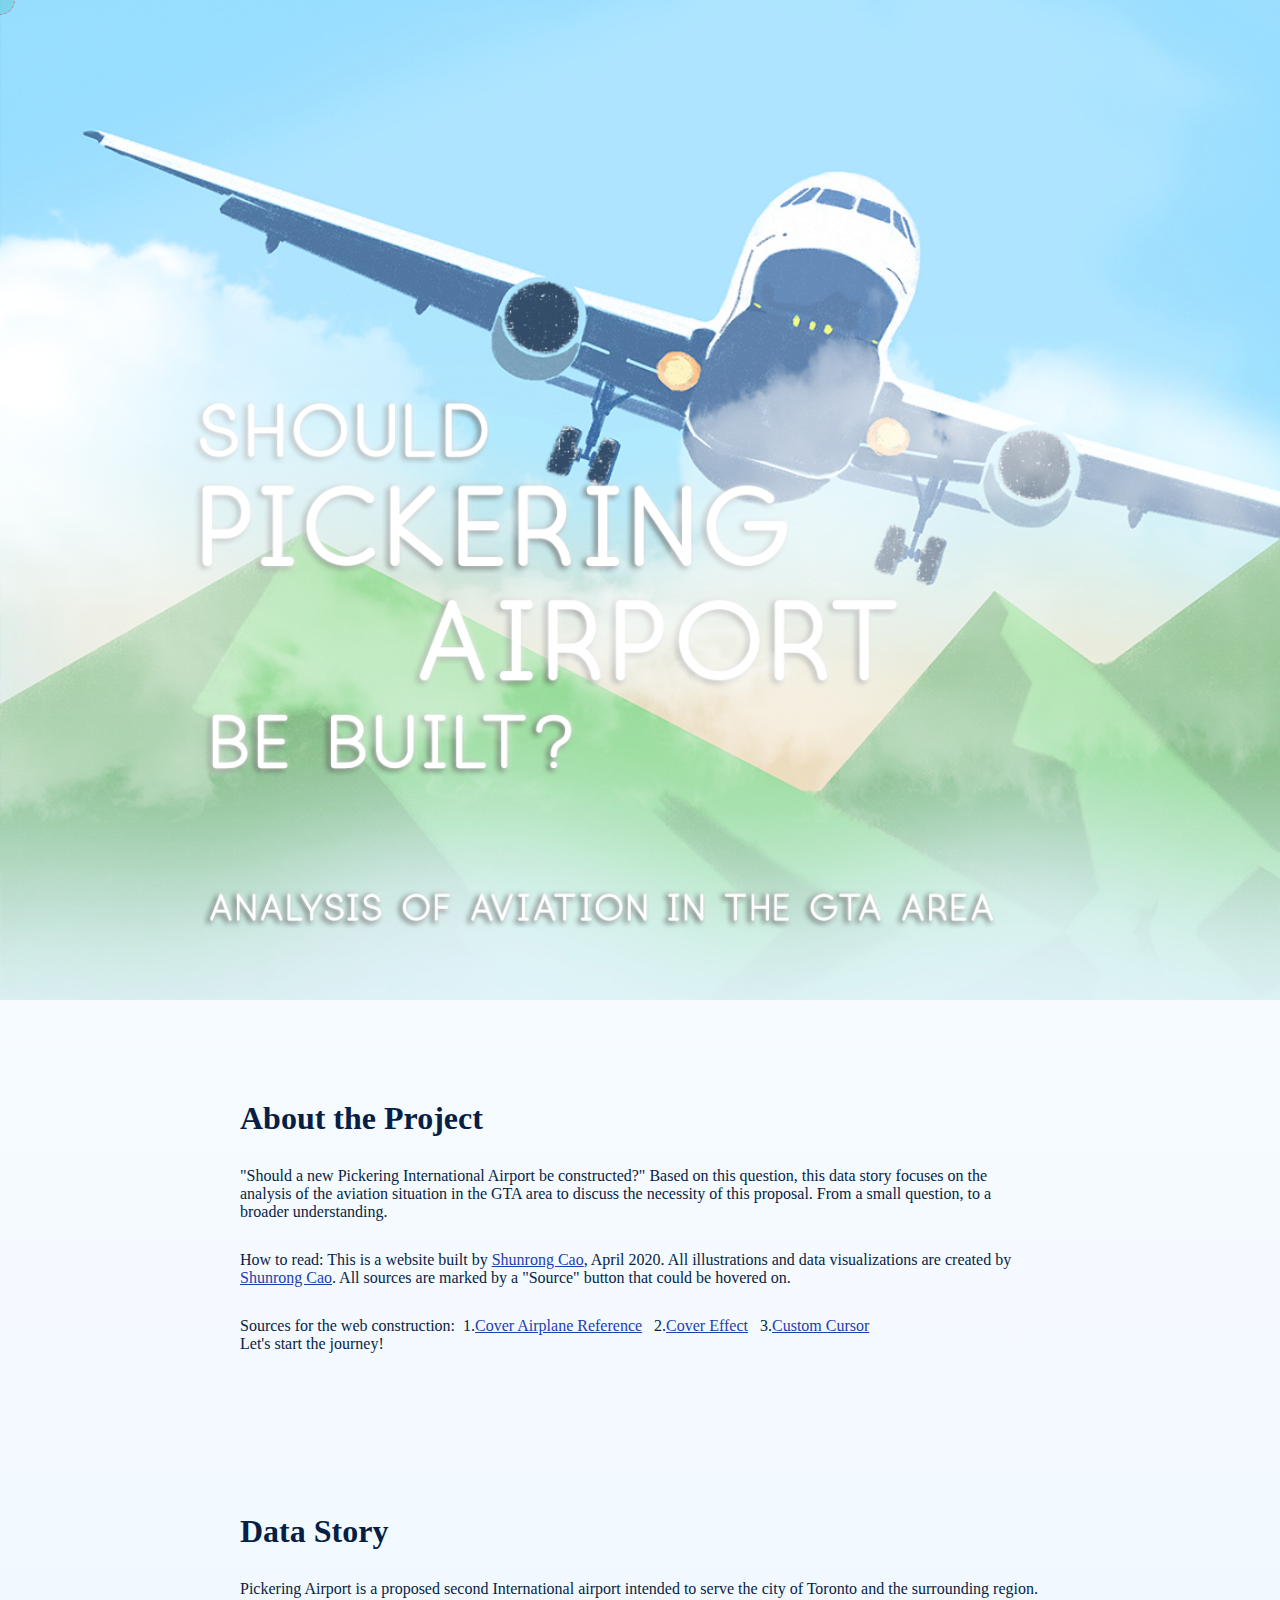
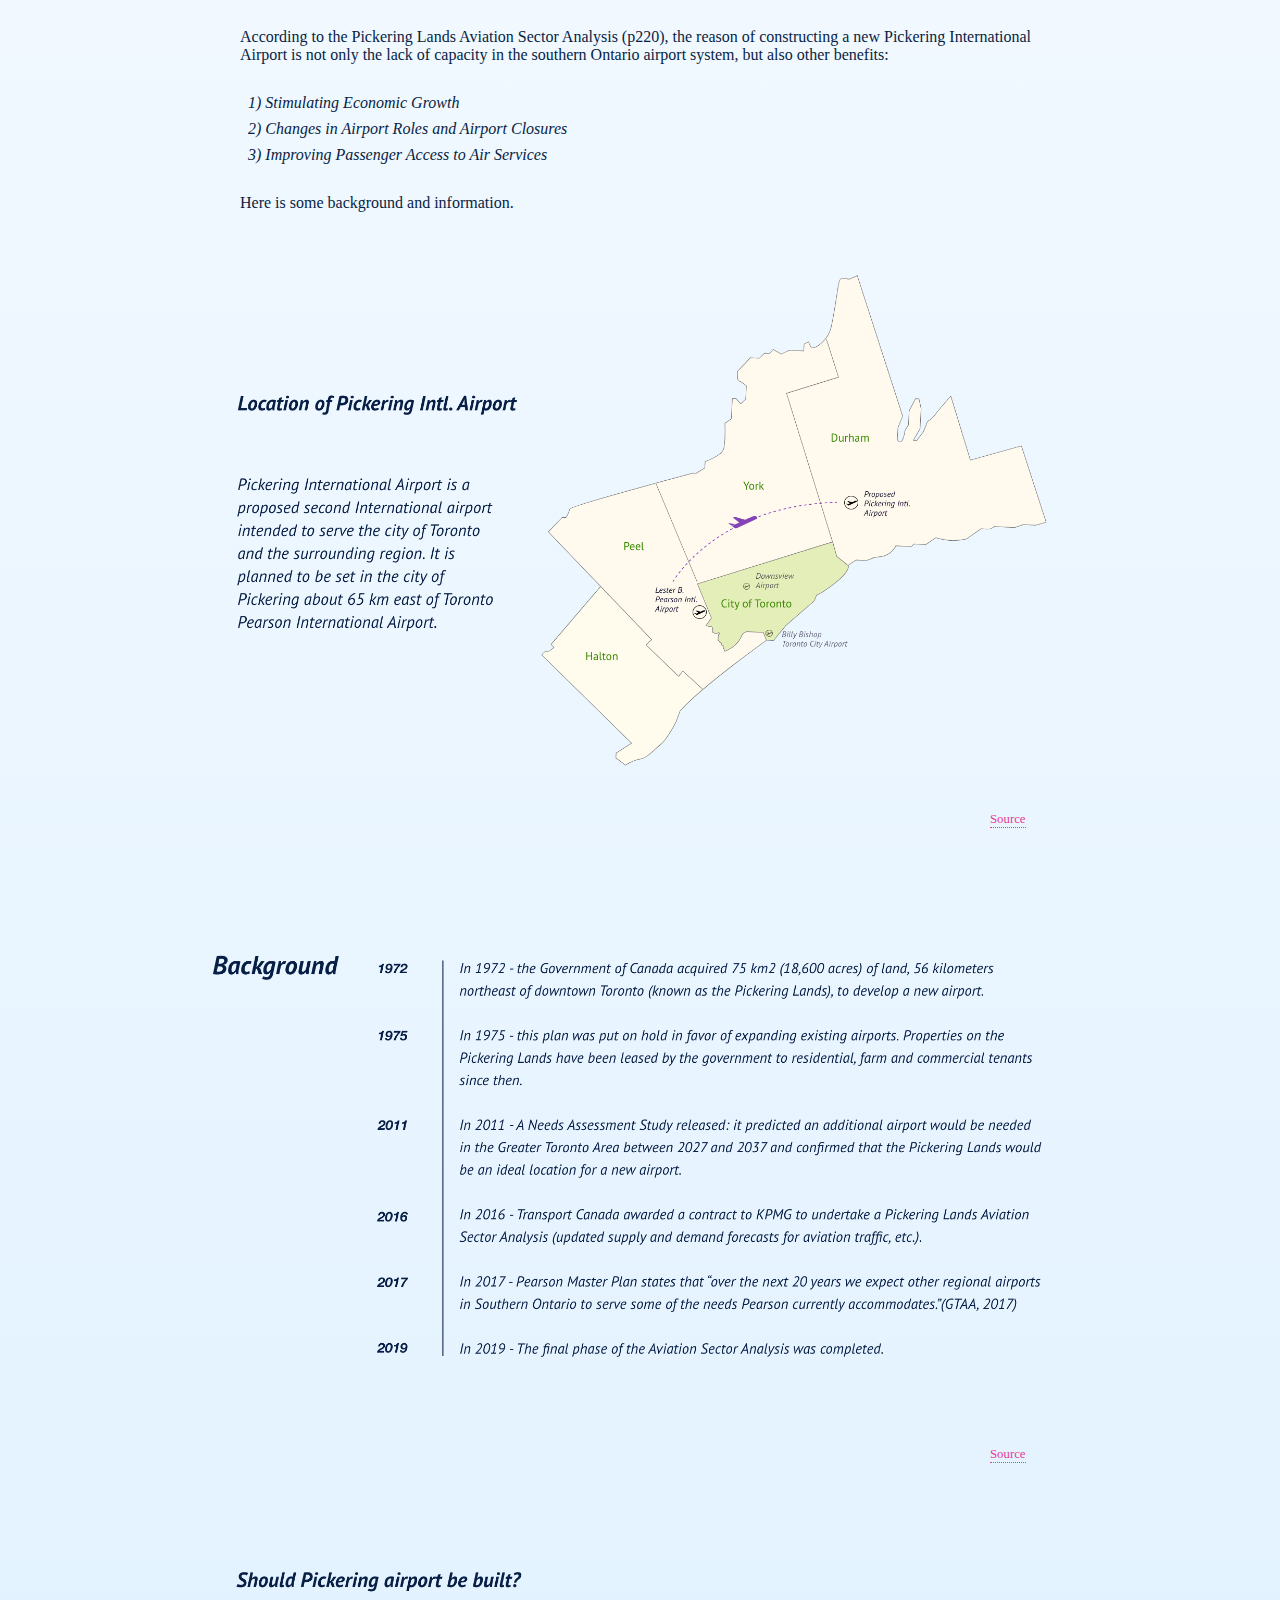
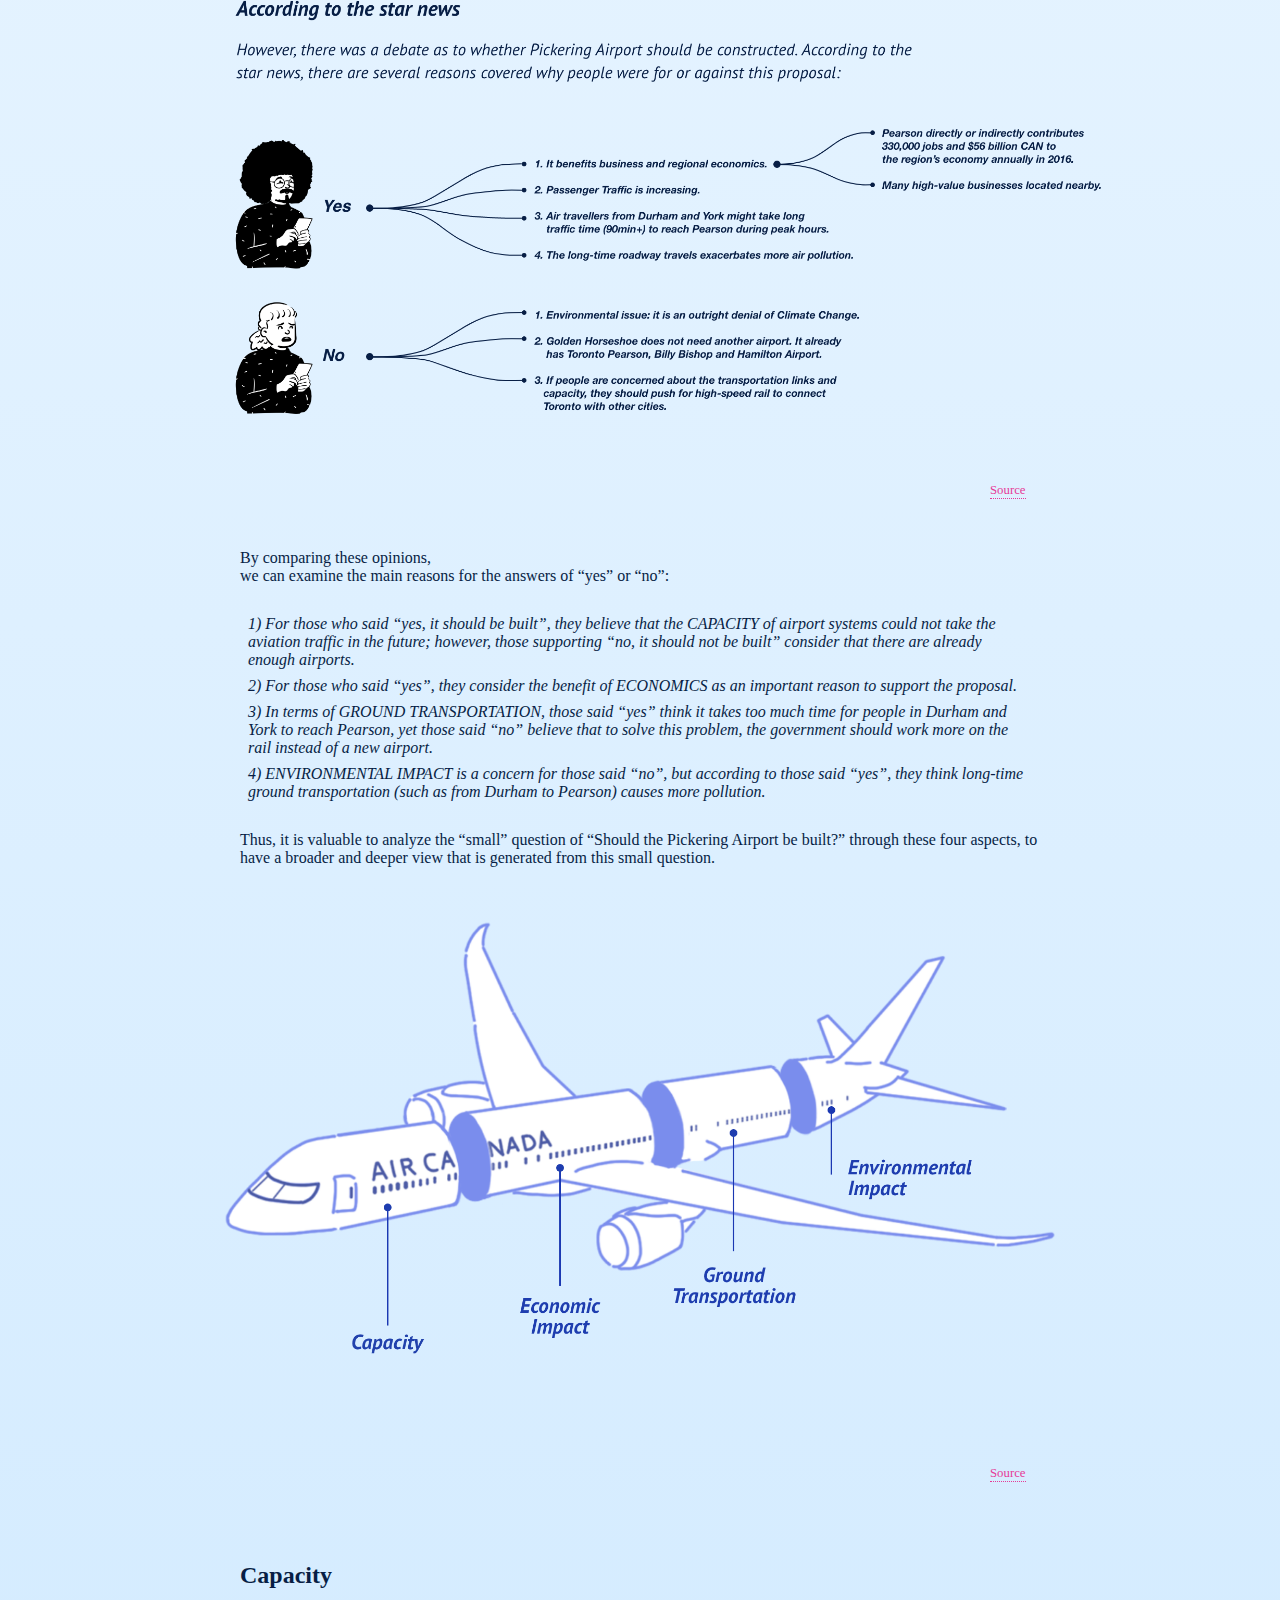
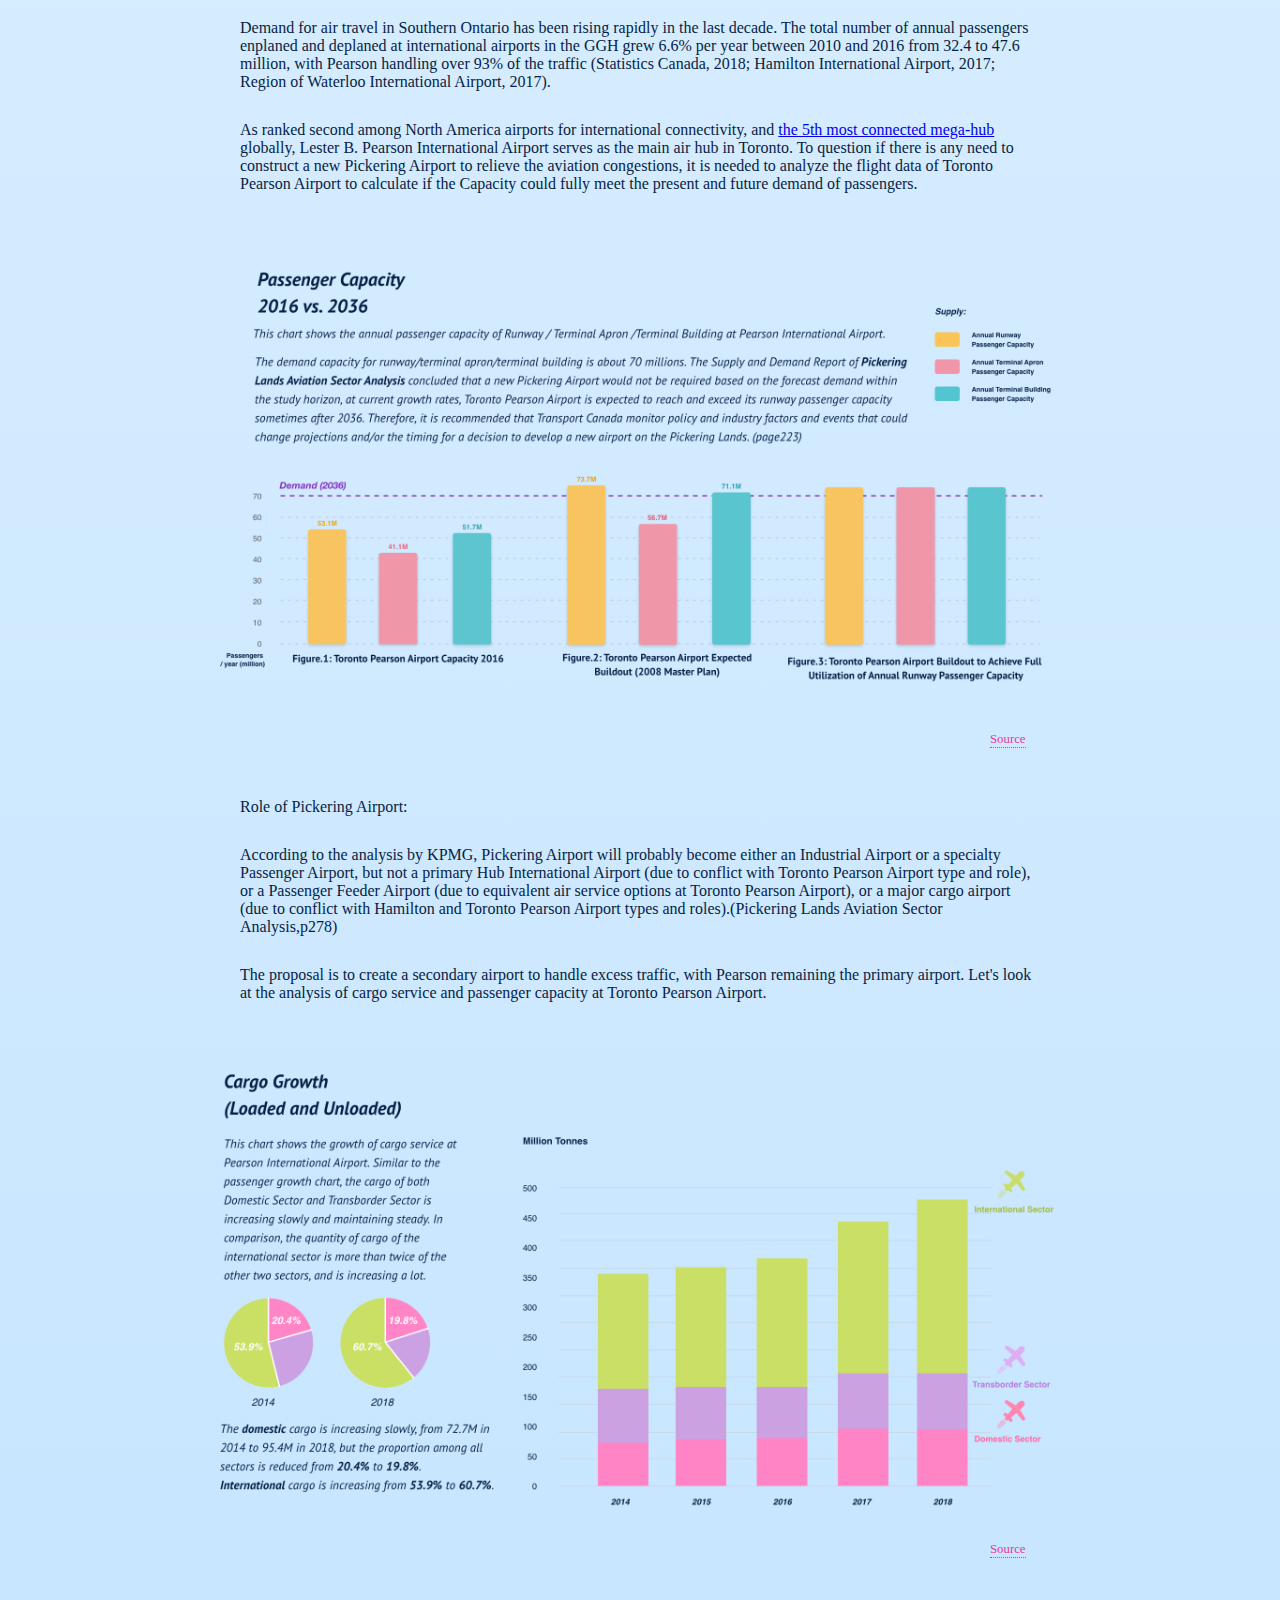
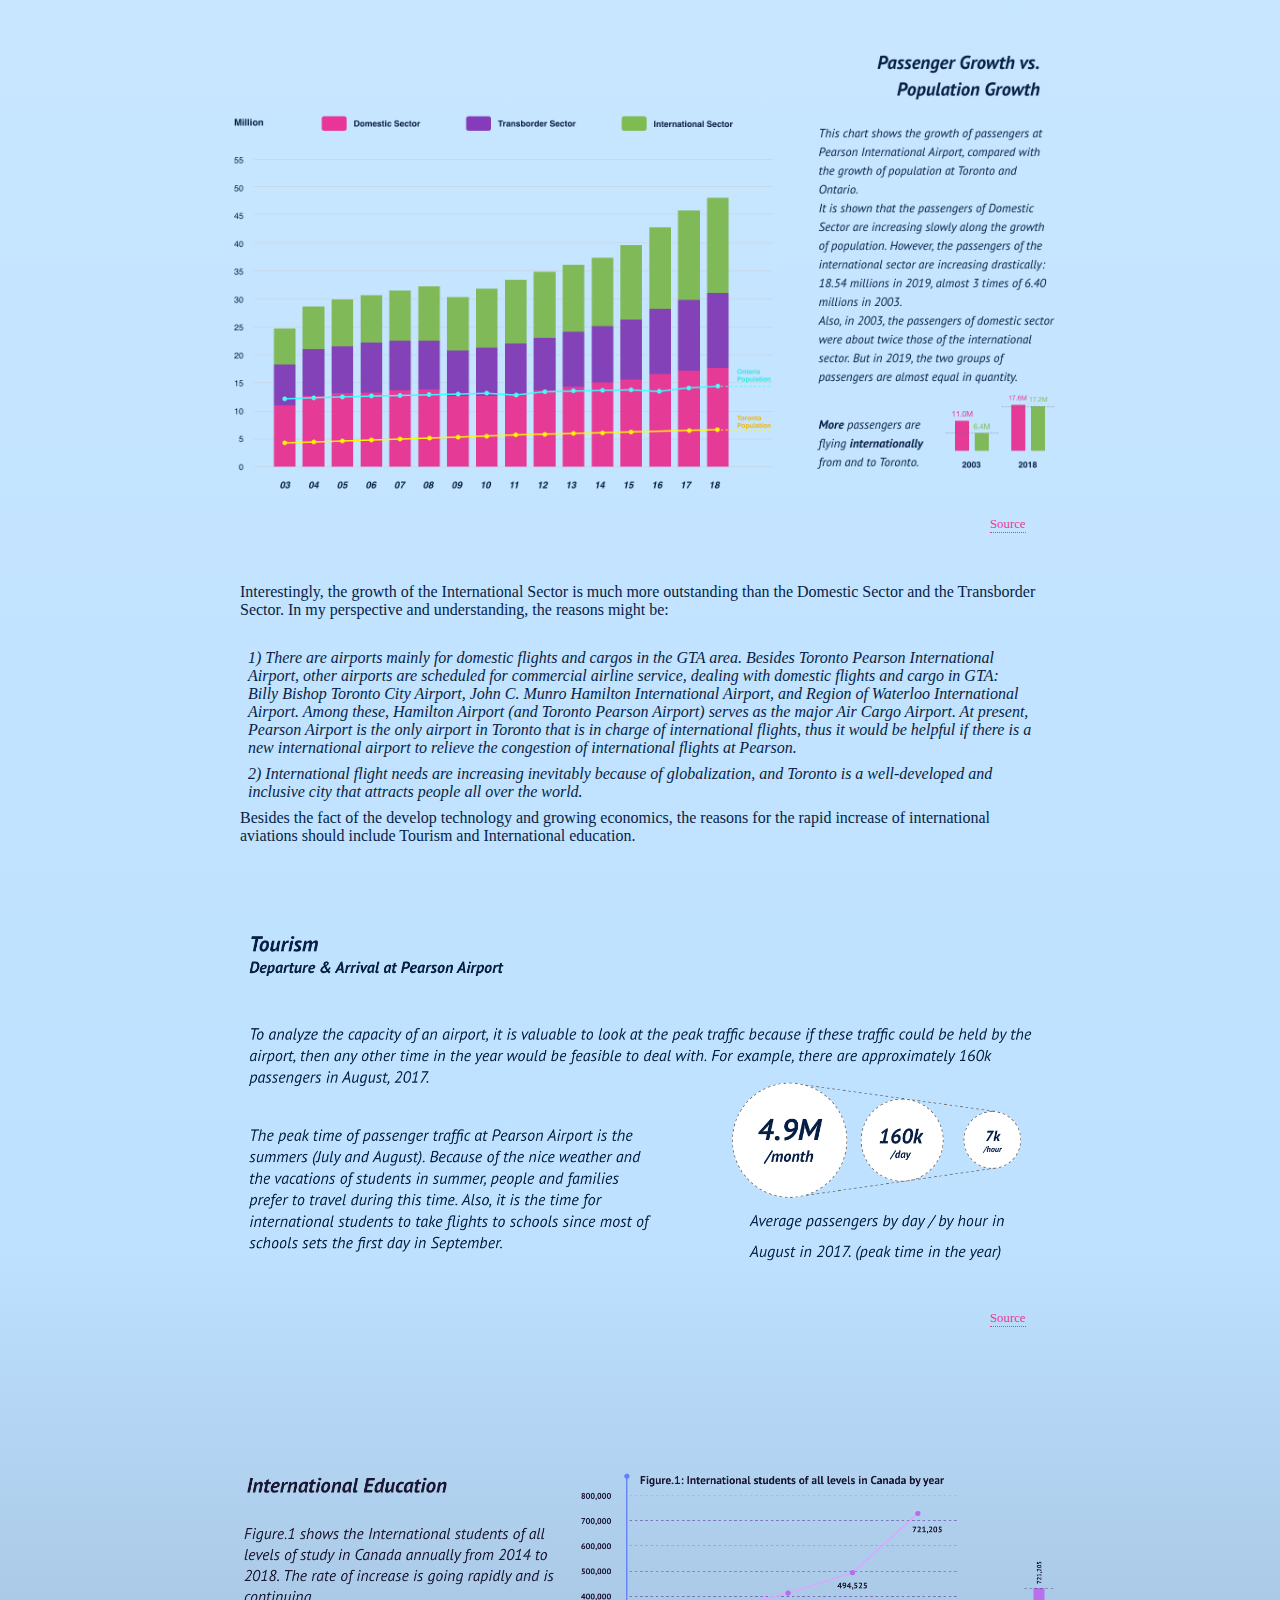
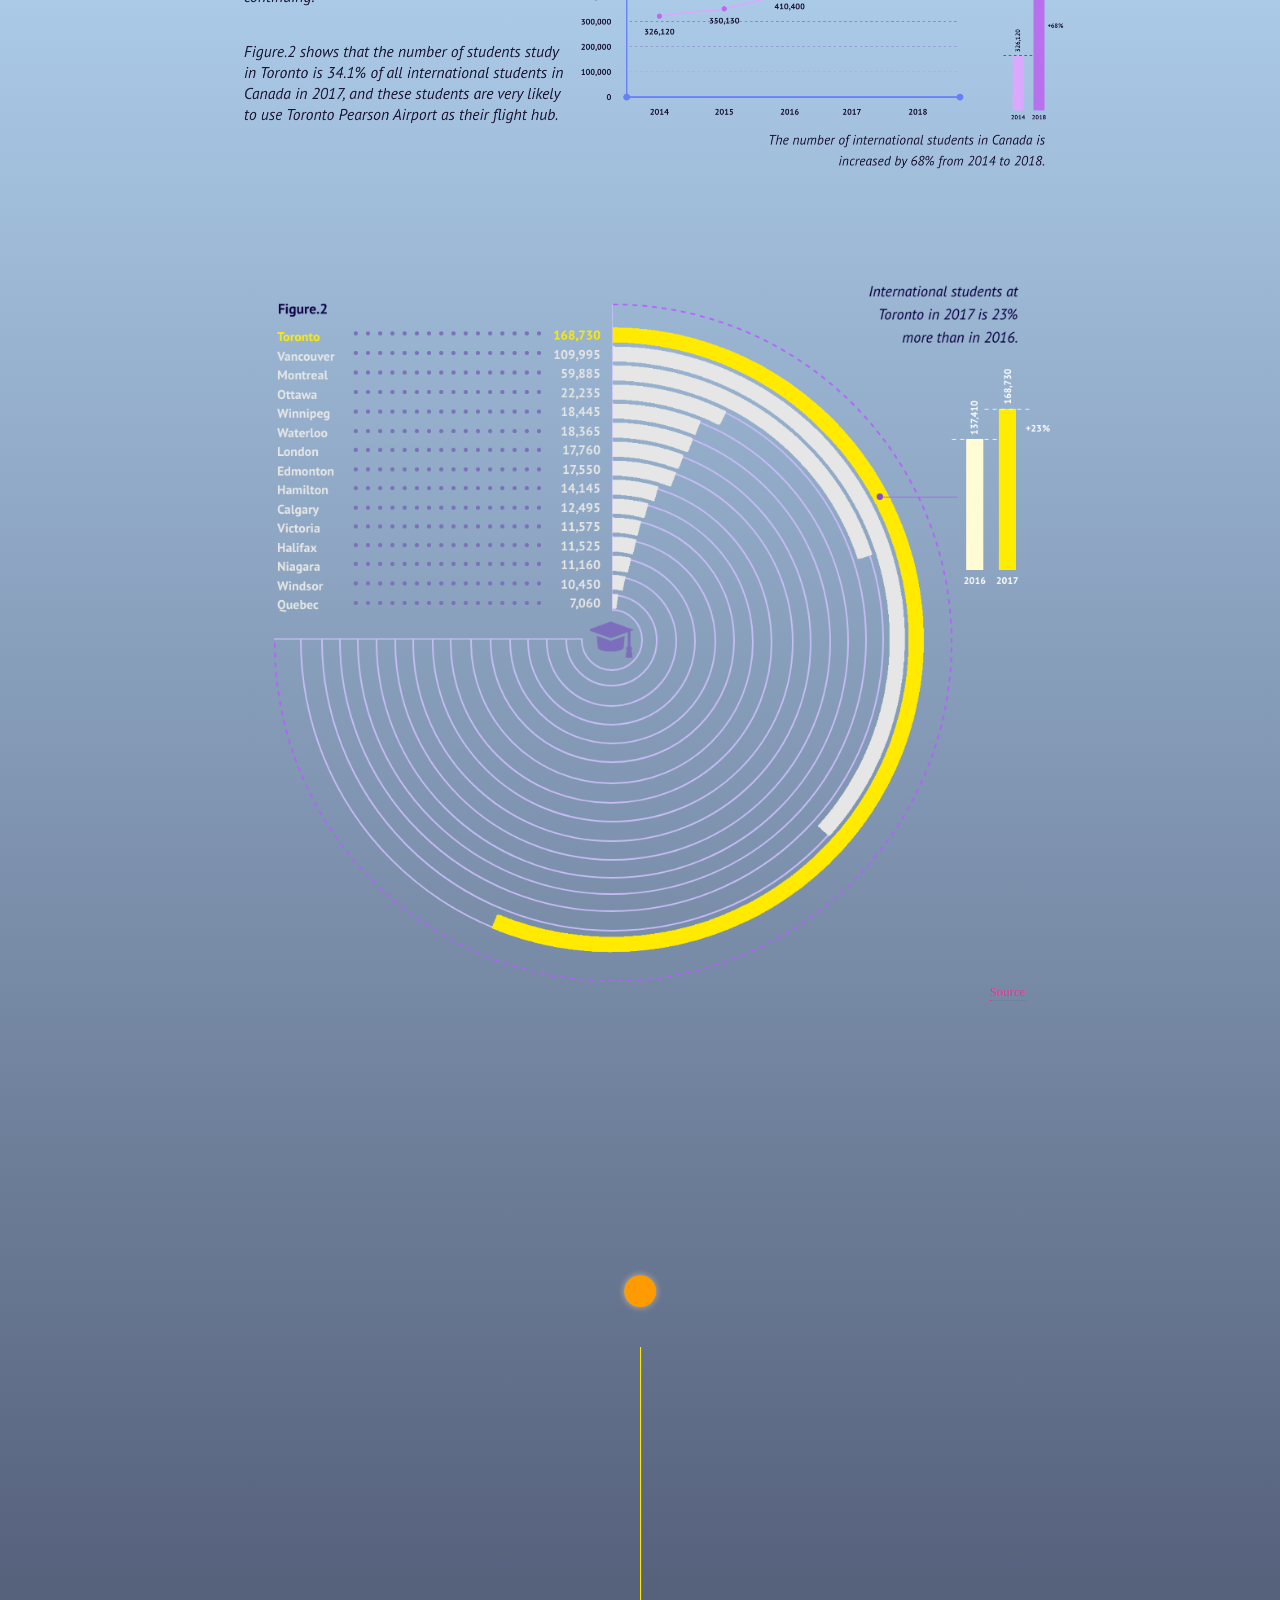
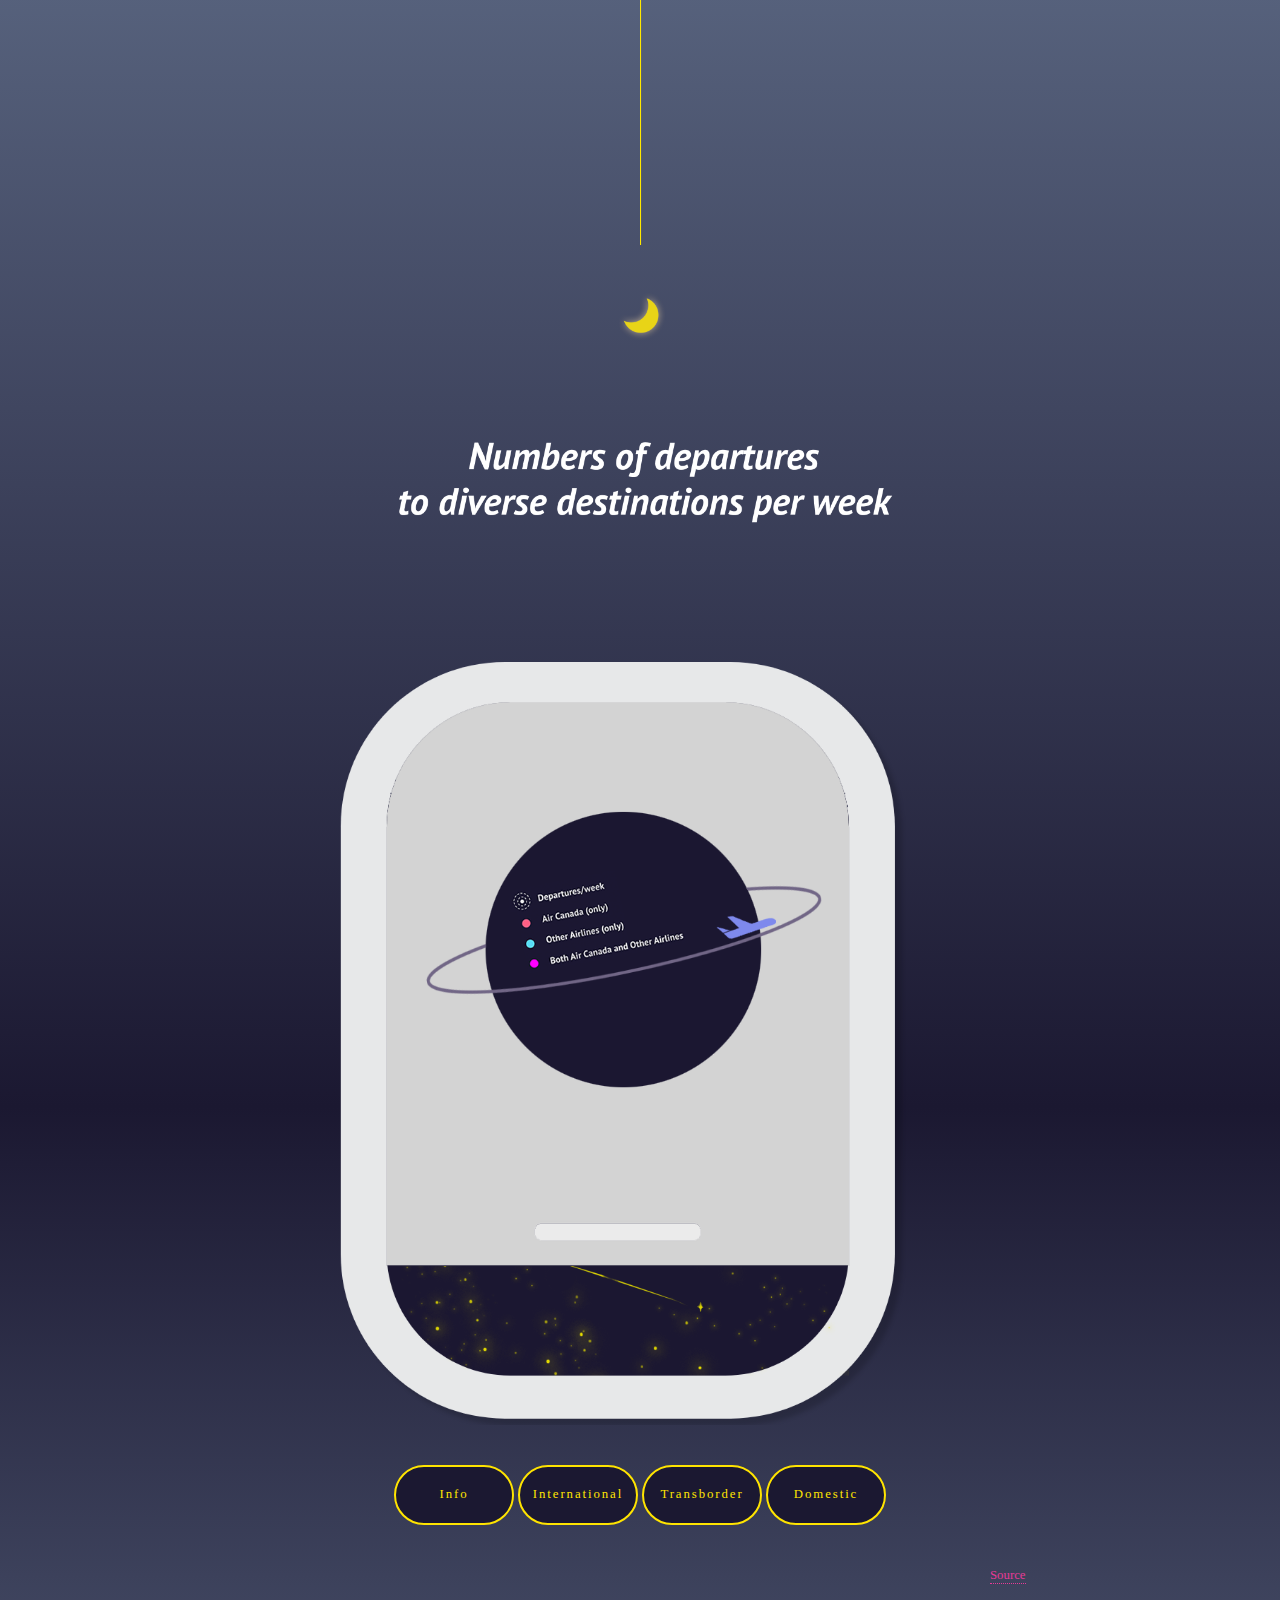
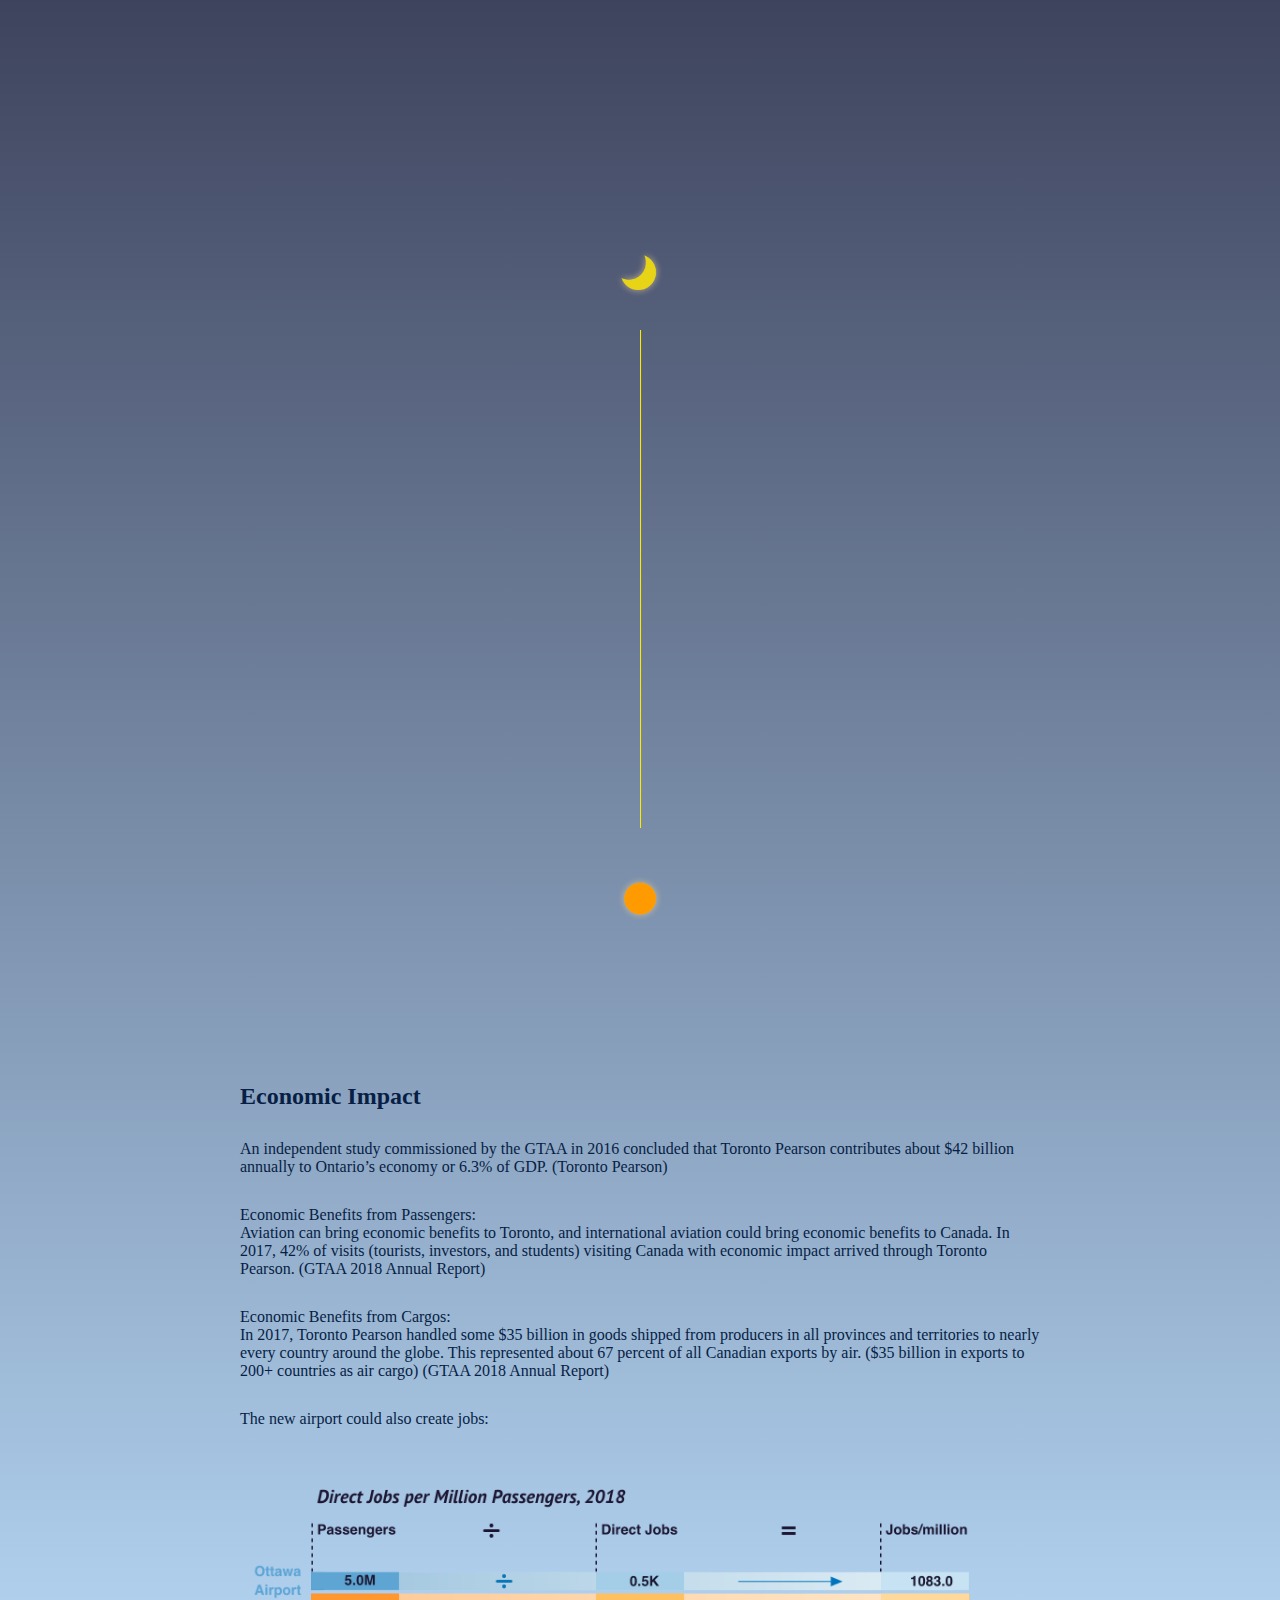
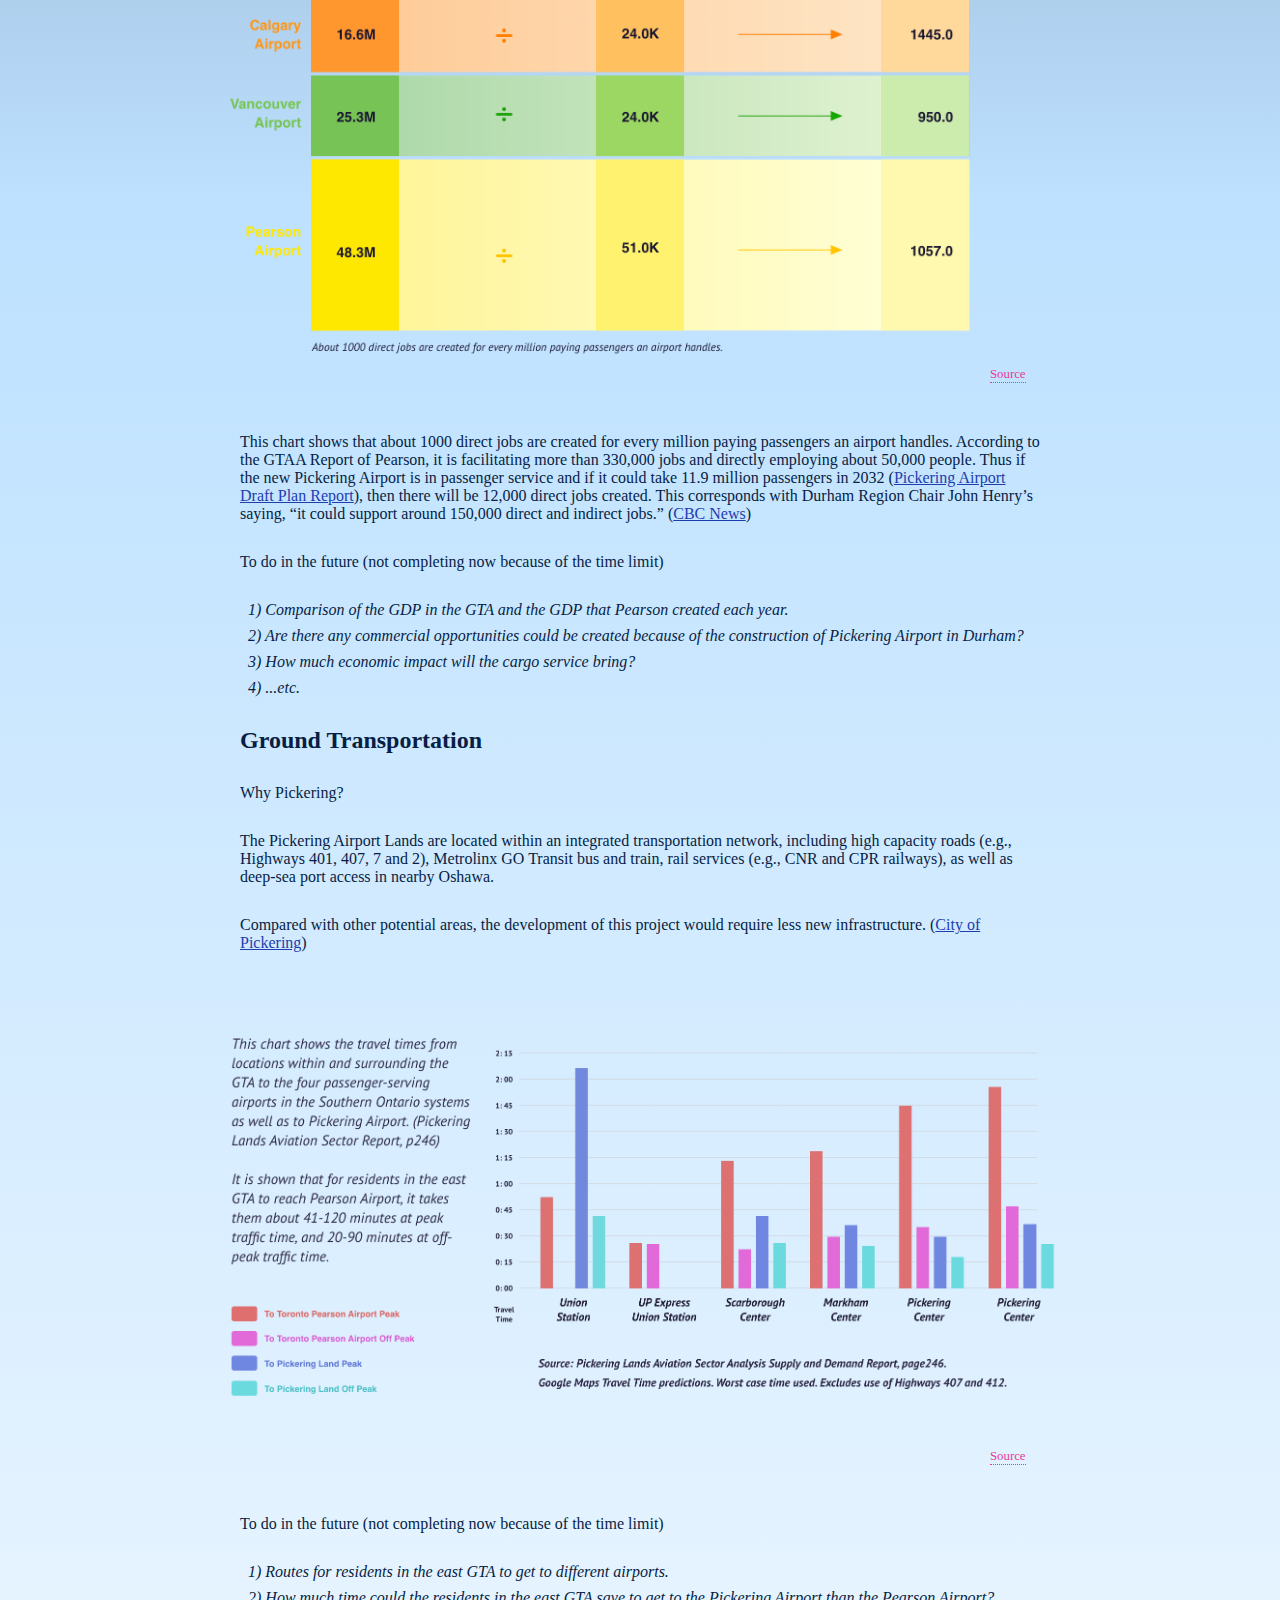
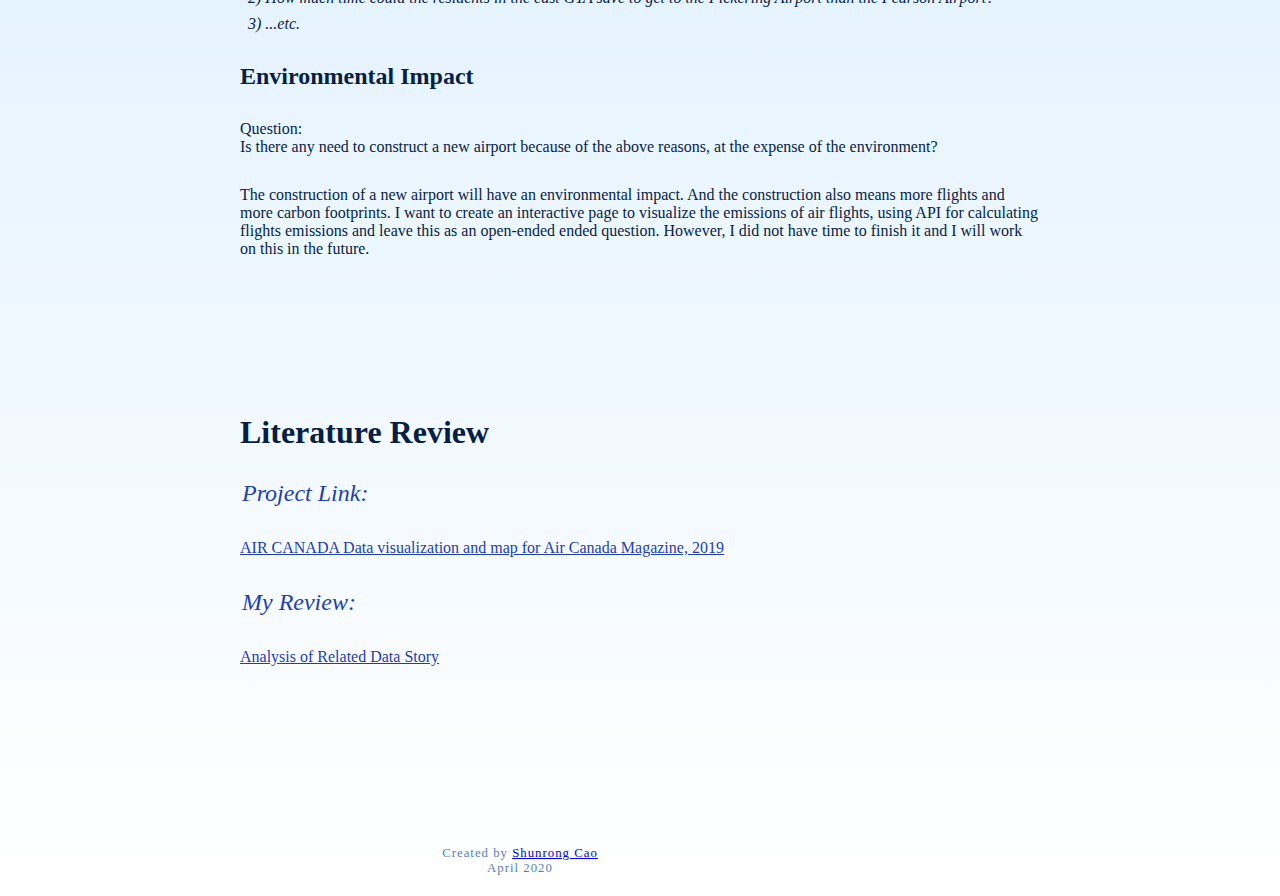
<file: index.html>
<!DOCTYPE html>
<html lang="en">

<head>
	<meta charset="UTF-8">
	<meta name="viewport" content="width=device-width, initial-scale=1.0">
	<meta http-equiv="X-UA-Compatible" content="ie=edge">
	<title>Aviation Project</title>
	<link rel="stylesheet" type="text/css" href="style.css">

</head>

<body>

	<div id="cursor"></div>
	<script type="text/javascript">
		var cursor = document.getElementById('cursor');
		document.addEventListener('mousemove', function(e){
			var x = e.clientX;
			var y = e.clientY;
			cursor.style.left = x + "px";
			cursor.style.top = y + "px";	
		});
	</script>	

	<section class="zoom">
		<img src="cloud1.png" id="layer1">
		<img src="cloud2.png" id="layer2">
		<img src="text.png" id="text">
	</section>

	<section class="about">
		<h2>About the Project</h2>
		<p> "Should a new Pickering International Airport be constructed?" Based on this question, this data story focuses on the analysis of the aviation situation in the GTA area to discuss the necessity of this proposal. From a small question, to a broader understanding.</p>
		<p>How to read: This is a website built by <a href="https://www.shunrongcao.com">
		Shunrong Cao</a>, April 2020. All illustrations and data visualizations are created by <a href="https://www.shunrongcao.com">
		Shunrong Cao</a>. All sources are marked by a "Source" button that could be hovered on.</p> Sources for the web construction:&nbsp 1.<a href="https://www.futuresplatform.com/blog/future-airplanes">Cover Airplane Reference</a> &nbsp 2.<a href="https://www.youtube.com/watch?v=I3gv-GRlYvs&t=119s">Cover Effect</a></a> &nbsp 3.<a href="https://www.youtube.com/watch?v=IMV-hf4JIK0">Custom Cursor</a>
		<p> Let's start the journey! </p>
	</section>

	<section class="story">

		<h2>Data Story</h2>
			<p>Pickering Airport is a proposed second International airport intended to serve the city of Toronto and the surrounding region.</p>
			<p>According to the Pickering Lands Aviation Sector Analysis (p220), the reason of constructing a new Pickering International Airport is not only the lack of capacity in the southern Ontario airport system, but also other benefits:
			<ul> 1) Stimulating Economic Growth</ul>
			<ul> 2) Changes in Airport Roles and Airport Closures</ul>
			<ul> 3) Improving Passenger Access to Air Services</ul></p>
			<p>Here is some background and information.</p>

		<img src="story1.png" id="story1">
			<div class="tooltip"> Source
			<span class="tooltiptext">
				<li>Info Source:</li>
					<li>url: https://en.wikipedia.org/wiki/Pickering_Airport</li>
				<li>Design Source:</li>
			<li>Viz Type: Regional Map, Tool: Adobe XD</li>
		    <li>Map Reference: https://en.wikipedia.org/wiki/Toronto_Pearson_International_Airport#/media/
		    File:Toronto_map.png</li></span>
			</div>

		<img src="story2.png" id="story2">
			<div class="tooltip"> Source
			<span class="tooltiptext">
				<li>Info Source:</li>
					<li>Government of Canada.</li>
				<li>url: https://www.tc.gc.ca/en/services/aviation/operating-airports-aerodromes/airport-zoning-regulations/pickering-lands.html#toc1</li></span>
			</div>

		<img src="story3.png" id="story3">
			<div class="tooltip"> Source
			<span class="tooltiptext">
				<li>News Source:</li>
					<li>1. Yes: https://www.thestar.com/opinion/contributors/thebigdebate/2019/04/23/should-pickering-airport-be-built-yes.html</li>
					<li>2. No: https://www.thestar.com/opinion/contributors/thebigdebate/2019/04/23/should-pickering-airport-be-built-no.html</li>
				<li>Design Source:</li>
				<li>Viz Type: Tidy Tree, Tool: Adobe XD</li>
				<li>ICON Source: Pablo Stanley. url: https://www.openpeeps.com</li>
			</span>
			</div>		

		<p>By comparing these opinions, <br/>we can examine the main reasons for the answers of “yes” or “no”:
		<ul> 1) For those who said “yes, it should be built”, they believe that the CAPACITY of airport systems could not take the aviation traffic in the future; however, those supporting “no, it should not be built” consider that there are already enough airports.</ul>
		<ul> 2) For those who said “yes”, they consider the benefit of ECONOMICS as an important reason to support the proposal.</ul>
		<ul> 3) In terms of GROUND TRANSPORTATION, those said “yes” think it takes too much time for people in Durham and York to reach Pearson, yet those said “no” believe that to solve this problem, the government should work more on the rail instead of a new airport.</ul>
		<ul> 4) ENVIRONMENTAL IMPACT is a concern for those said “no”, but according to those said “yes”, they think long-time ground transportation (such as from Durham to Pearson) causes more pollution. </ul></p>
		<p>Thus, it is valuable to analyze the “small” question of “Should the Pickering Airport be built?” through these four aspects, to have a broader and deeper view that is generated from this small question.
		</p>

		<img src="story4.png" id="story4">
			<div class="tooltip"> Source
			<span class="tooltiptext">
			<li>Design Source:</li>
			<li>Image Reference: http://newsinflight.com/2019/02/05/air-canada-acquired-9-99-stake-in-jazz-aviation-in-97-26-million-equity-investment/</li>
			<li>Viz Type: Exploded View Drawing, Tool: Adobe Photoshop</li>
			</span>
			</div>				
	</section>

	<section class="capacity">
		<h2> Capacity </h2>
		<p>Demand for air travel in Southern Ontario has been rising rapidly in the last decade. The total number of annual passengers enplaned and deplaned at international airports in the GGH grew 6.6% per year between 2010 and 2016 from 32.4 to 47.6 million, with Pearson handling over 93% of the traffic (Statistics Canada, 2018; Hamilton International Airport, 2017; Region of Waterloo International Airport, 2017).</p>
		<p>As ranked second among North America airports for international connectivity, and <a href="https://dailyhive.com/toronto/toronto-pearson-airport-most-connected-ranking-2018">the 5th most connected mega-hub </a> globally, Lester B. Pearson International Airport serves as the main air hub in Toronto. To question if there is any need to construct a new Pickering Airport to relieve the aviation congestions, it is needed to analyze the flight data of Toronto Pearson Airport to calculate if the Capacity could fully meet the present and future demand of passengers.</p>

		<img src="story5.png" id="story5">
			<div class="tooltip"> Source
			<span class="tooltiptext">
				<li>Data Source:</li>
					<li>Pickering Lands Aviation Sector Analysis Supply and Demand Report by KPMG, WSP, and MMM Group.</li>
				<li>Design Source:</li>
				<li>Viz Type: Bar Chart, Tool:Adobe XD</li>
			</div>			

			<p>Role of Pickering Airport:</p>
			<p>According to the analysis by KPMG, Pickering Airport will probably become either an Industrial Airport or a specialty Passenger Airport, but not a primary Hub International Airport (due to conflict with Toronto Pearson Airport type and role), or a Passenger Feeder Airport (due to equivalent air service options at Toronto Pearson Airport), or a major cargo airport (due to conflict with Hamilton and Toronto Pearson Airport types and roles).(Pickering Lands Aviation Sector Analysis,p278)</p>
			<p>The proposal is to create a secondary airport to handle excess traffic, with Pearson remaining the primary airport. Let's look at the analysis of cargo service and passenger capacity at Toronto Pearson Airport.</p>
		<img src="story6.png" id="story6">
			<div class="tooltip"> Source
				<span class="tooltiptext">
				<li>Data Source:</li>
					<li>1. Statistics Canada. url: https://www150.statcan.gc.ca/t1/tbl1/en/tv.action?pid=2310025401</li>
					<li>Toronto Pearson. url: https://www.torontopearson.com/en/corporate/partnering-with-us/air-services/airport-and-market-facts</li>
				<li>Design Source:</li>
				<li>Icon: Noun Project. url: https://thenounproject.com/search/?q=aviation&i=1128888</li>
				<li>Viz Type: Area Chart, Tool: Flourish</li>
			</div>	
		<img src="story7.png" id="story7">
			<div class="tooltip"> Source
				<span class="tooltiptext">
				<li>Data Source:</li>
					<li>Passenger Growth:</li>
					<li>Statistics Canada. url: https://www150.statcan.gc.ca/t1/tbl1/en/tv.action?pid=2310025301</li>
					<li> url: https://tpprodcdnep.azureedge.net/-/media/project/pearson/content/corporate/
					partnering/pdfs/traffic-summary-dec-2019.pdf?modified=20200219164900&la=en&hash=
					7382988636838BD5B74BF33D19521630635EFA7E</li>
					<li>Toronto Population</li>
					<li>url: https://www.macrotrends.net/cities/20402/toronto/population</li>
					<li>Ontario Population:</li>
					<li>url: url: https://www.google.com/publicdata/explore?ds=z8mqirbqgu9tsm_&met_y=population&idim=territory:CA08:
					CA02&hl=en&dl=en</li>
				<li>Icon: Noun Project. url: https://thenounproject.com/search/?q=aviation&i=1128888</li>
				<li>Viz Type: Area Chart, Tool: Flourish</li>
			</div>	

		<p>Interestingly, the growth of the International Sector is much more outstanding than the Domestic Sector and the Transborder Sector. In my perspective and understanding, the reasons might be:</p>
		<ul>1) There are airports mainly for domestic flights and cargos in the GTA area. Besides Toronto Pearson International Airport, other airports are scheduled for commercial airline service, dealing with domestic flights and cargo in GTA: Billy Bishop Toronto City Airport, John C. Munro Hamilton International Airport, and Region of Waterloo International Airport. Among these, Hamilton Airport (and Toronto Pearson Airport) serves as the major Air Cargo Airport. At present, Pearson Airport is the only airport in Toronto that is in charge of international flights, thus it would be helpful if there is a new international airport to relieve the congestion of international flights at Pearson.</ul>
		<ul>2) International flight needs are increasing inevitably because of globalization, and Toronto is a well-developed and inclusive city that attracts people all over the world.</ul>
		<p> Besides the fact of the develop technology and growing economics, the reasons for the rapid increase of international aviations should include Tourism and International education.</p>

		<img src="daylight1.png" id="daylight1">
			<div class="tooltip"> Source
				<span class="tooltiptext">
				<li>Info Source:</li>
					<li>CAPA - Centre for Aviation. url: https://blueswandaily.com/airport-insight-toronto-lester-b-pearson-international-airport/</li>
				<li>Design Source:</li>
				<li>Viz Type: Line Chart Race, Tool: Flourish</li>
			</div>	

		<div class="flourish-embed" data-src="visualisation/1885048" data-url="https://flo.uri.sh/visualisation/1885048/embed"><script src="https://public.flourish.studio/resources/embed.js"></script></div>
		

		<img src="story8.png" id="story8">
		<img src="story9.png" id="story9">
			<div class="tooltip"> Source
				<span class="tooltiptext">
				<li>Data Source:</li>
					<li>https://cbie.ca/wp-content/uploads/2018/09/International-Students-in-Canada-ENG.pdf</li>
					<li>https://www.international.gc.ca/education/strategy-2019-2024-strategie.aspx?lang=eng</li>
				<li>Design Source:</li>
				<li>Icon: Noun Project. url: https://thenounproject.com/search/?q=education&i=1817512</li>
				<li>Viz Type: Radial Bar Chart, Tool: Hanabi data viz, Adobe XD</li>
			</div>	
		<img src="connect.png" id="connect">

		<div class="windowImage">
				<img src="window0.png" alt="">
		</div>	
		<div class="myButton">
			<button id="btn0">Info</button>
			<button id="btn1">International</button>
			<button id="btn2">Transborder</button>
			<button id="btn3">Domestic</button>
		</div>	

		<script src="daynight.js"></script>

			<div class="tooltip"> Source
				<span class="tooltiptext">
				<li>Data Source:</li>
					<li>Toronto Pearson. url: https://www.torontopearson.com/en/airlines</li>
				<li>Design Source:</li>
				<li>Earth Image: The Blue Marble by the crew of Apollo 17 (1972). url: https://en.wikipedia.org/wiki/The_Blue_Marble</li>
				<li>Viz Inspiration:  https://www.behance.net/gallery/89659403/Bureau-Oberhaeuser-Calendar-2020?tracking_source=search_projects_recommended%7Cdata%20visualization</li>
				<li>Viz Tool: Adobe XD</li>
			</div>	


		<img src="connect2.png" id="connect2">



	</section>

	<section class="economic">
		<h2> Economic Impact </h2>
		<p>An independent study commissioned by the GTAA in 2016 concluded that Toronto Pearson contributes about $42 billion annually to Ontario’s economy or 6.3% of GDP. (Toronto Pearson)</p>
		<p>Economic Benefits from Passengers:<br/> Aviation can bring economic benefits to Toronto, and international aviation could bring economic benefits to Canada. In 2017, 42% of visits (tourists, investors, and students) visiting Canada with economic impact arrived through Toronto Pearson. (GTAA 2018 Annual Report)</p>
		<p>Economic Benefits from Cargos:<br/> In 2017, Toronto Pearson handled some $35 billion in goods shipped from producers in all provinces and territories to nearly every country around the globe. This represented about 67 percent of all Canadian exports by air. ($35 billion in exports to 200+ countries as air cargo) (GTAA 2018 Annual Report)</p>
		<p>The new airport could also create jobs:</p>
		

		<img src="economic.png" id="economic">
			<div class="tooltip"> Source
				<span class="tooltiptext">
				<li>Data Source:</li>
					<li>Stats Canada, Annual Reports, media releases. url: https://pickeringairport.org/1748-2/</li>
				<li>Design Source:</li>
				<li>Viz Type: Alluvial Diagram, Tool: Flourish</li>
			</div>	

		<p>This chart shows that about 1000 direct jobs are created for every million paying passengers an airport handles. According to the GTAA Report of Pearson, it is facilitating more than 330,000 jobs and directly employing about 50,000 people. Thus if the new Pickering Airport is in passenger service and if it could take 11.9 million passengers in 2032 (<a href="https://web.archive.org/web/20081115194512/http://www.gtaa.com/local/files/en/PickeringAirportDraftPlanReport.pdf">Pickering Airport Draft Plan Report</a>), then there will be 12,000 direct jobs created. This corresponds with Durham Region Chair John Henry’s saying, “it could support around 150,000 direct and indirect jobs.” (<a href="https://www.cbc.ca/news/canada/toronto/pickering-airport-2020-update-1.5402994">CBC News</a>)</p>
		<p>To do in the future (not completing now because of the time limit)
	<ul>1) Comparison of the GDP in the GTA and the GDP that Pearson created each year.</ul>
	<ul>2) Are there any commercial opportunities could be created because of the construction of Pickering Airport in Durham?</ul>
	<ul>3) How much economic impact will the cargo service bring?</ul>
	<ul>4) ...etc.</ul>

	</section>

	<section class="transportation">
		<h2> Ground Transportation </h2>
		<p>Why Pickering?</p>
		<p>The Pickering Airport Lands are located within an integrated transportation network, including high capacity roads (e.g., Highways 401, 407, 7 and 2), Metrolinx GO Transit bus and train, rail services (e.g., CNR and CPR railways), as well as deep-sea port access in nearby Oshawa.</p>
		<p>Compared with other potential areas, the development of this project would require less new infrastructure. (<a href="https://www.pickering.ca/en/business/unprecedented-opportunity.aspx">City of Pickering</a>)</p>

		<img src="transportation.png" id="transportation">
			<div class="tooltip"> Source
				<span class="tooltiptext">
				<li>Info Source:</li>
					<li>1. url: https://www.pickering.ca/en/business/unprecedented-opportunity.aspx#</li>
					<li>2. Pickering Lands Aviation Sector Analysis Supply and Demand Report by KPMG, WSP, and MMM Group.</li>
				<li>Design Source:</li>
				<li>Viz Type: Column Chart, Tool: Flourish</li>
			</div>

		<p>To do in the future (not completing now because of the time limit)
		<ul>1) Routes for residents in the east GTA to get to different airports.</ul>
		<ul>2) How much time could the residents in the east GTA save to get to the Pickering Airport than the Pearson Airport?</ul>
		<ul>3) ...etc.</ul>
	</section>

	<section class="environment">
		<h2>Environmental Impact</h2>
		<p> Question:<br/> Is there any need to construct a new airport because of the above reasons, at the expense of the environment?</p>
		<p>The construction of a new airport will have an environmental impact. And the construction also means more flights and more carbon footprints. I want to create an interactive page to visualize the emissions of air flights, using API for calculating flights emissions and leave this as an open-ended ended question. However, I did not have time to finish it and I will work on this in the future.</p>
	</section>

	<section class="review">
		<h2>Literature Review</h2>
		<li>Project Link:</li>
		<p><a href="https://www.behance.net/gallery/91628957/AIR-CANADA">AIR CANADA Data visualization and map for Air Canada Magazine, 2019</a></p>
		<li>My Review:</li>
		<p><a href="https://docs.google.com/document/d/1VSuMBKkpcomemCW2H1lp31kdq645nxWYAtvu6pTY668/edit?usp=sharing">Analysis of Related Data Story</a></p>
	</section>

	<section class="csr">
		<p>Created by 
			<a href="https://www.shunrongcao.com">
		Shunrong Cao</a></p>
		<p>April 2020</p>
	</section>



	<script type="text/javascript">
		var layer1 = document.getElementById('layer1')
		scroll = window.pageYOffset;
		document.addEventListener('scroll',
			function (e) {
			var offset = window.pageYOffset;
			scroll = offset;
			layer1.style.width = (100 + scroll/5) + '%';
			});
		var layer2 = document.getElementById('layer2')
		scroll = window.pageYOffset;
		document.addEventListener('scroll',
			function (e) {
			var offset = window.pageYOffset;
			scroll = offset;
			layer2.style.width = (100 + scroll/5) + '%';
			layer2.style.left = scroll/50 + '%';
			});
		var text = document.getElementById('text')
		scroll = window.pageYOffset;
		document.addEventListener('scroll',
			function (e) {
			var offset = window.pageYOffset;
			scroll = offset;
			text.style.top = - scroll/20 + '%';
			});
	</script>

</body>
</html>
</file>
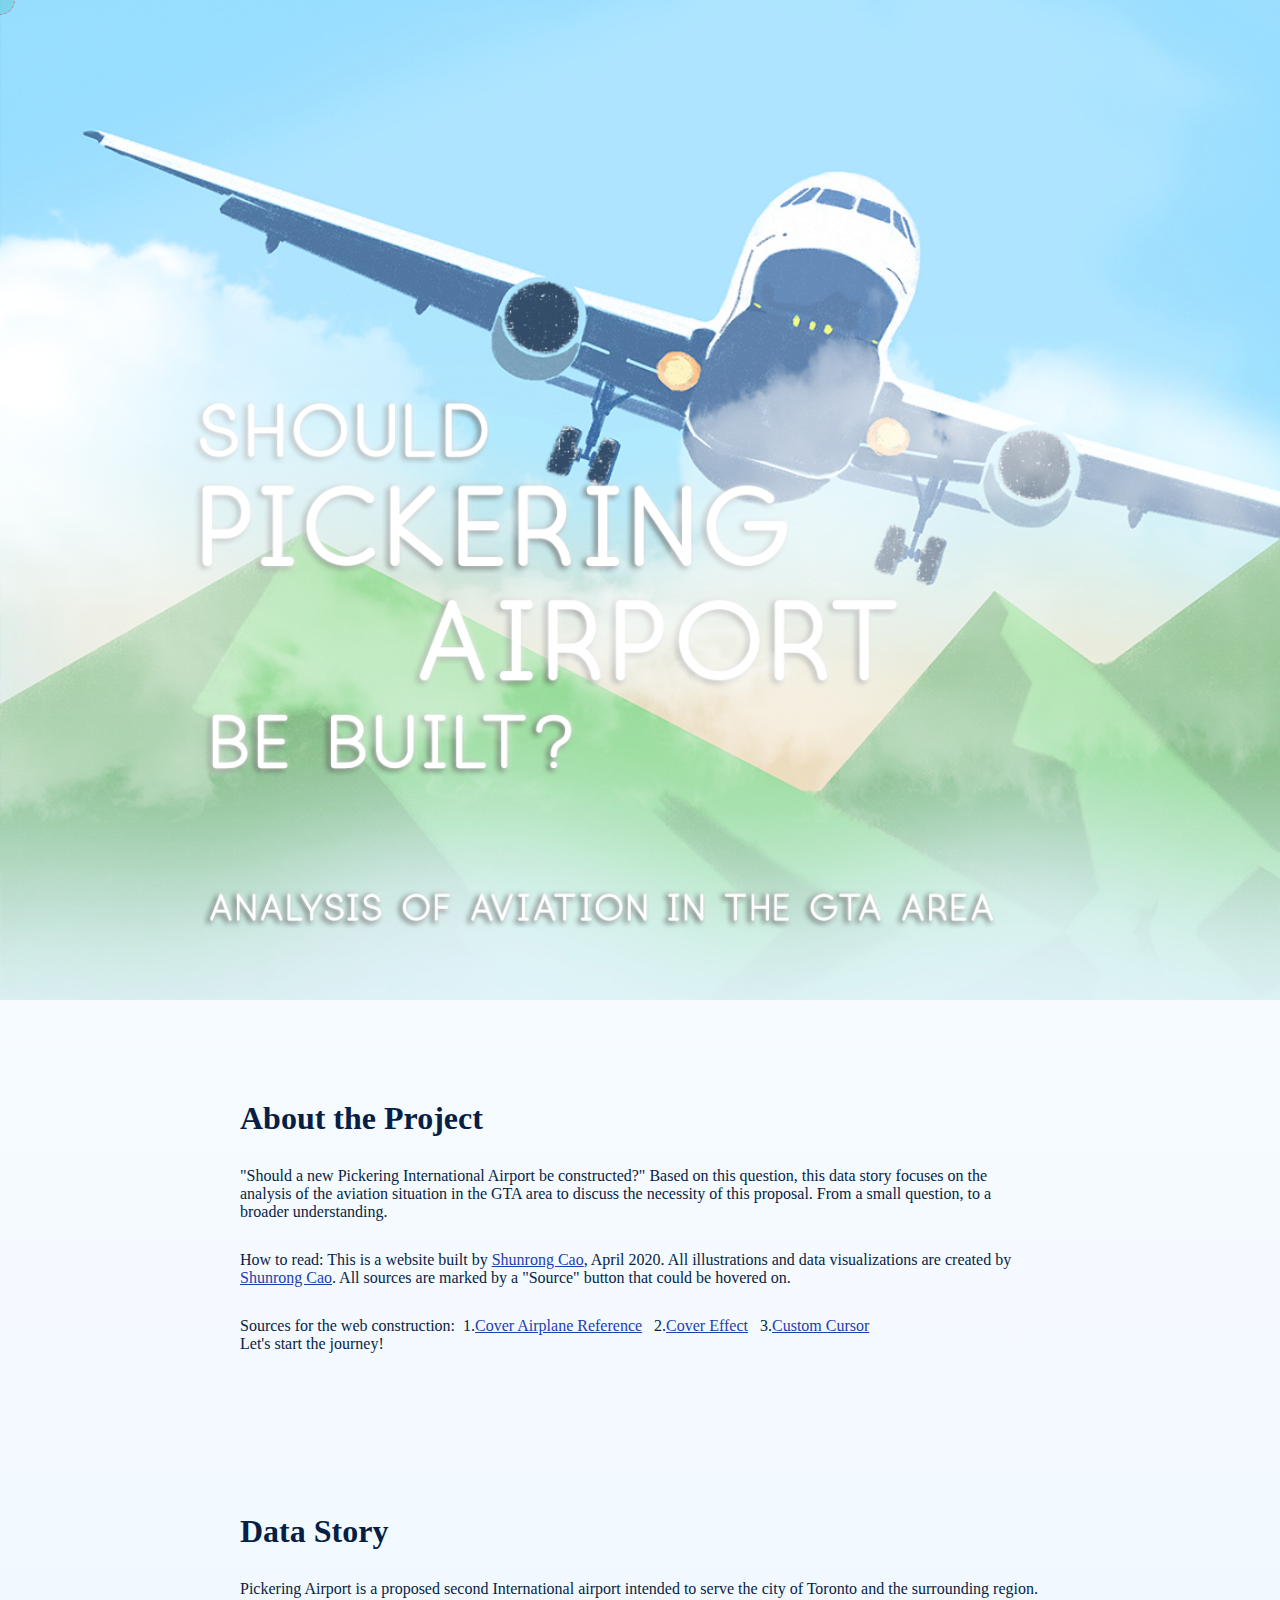
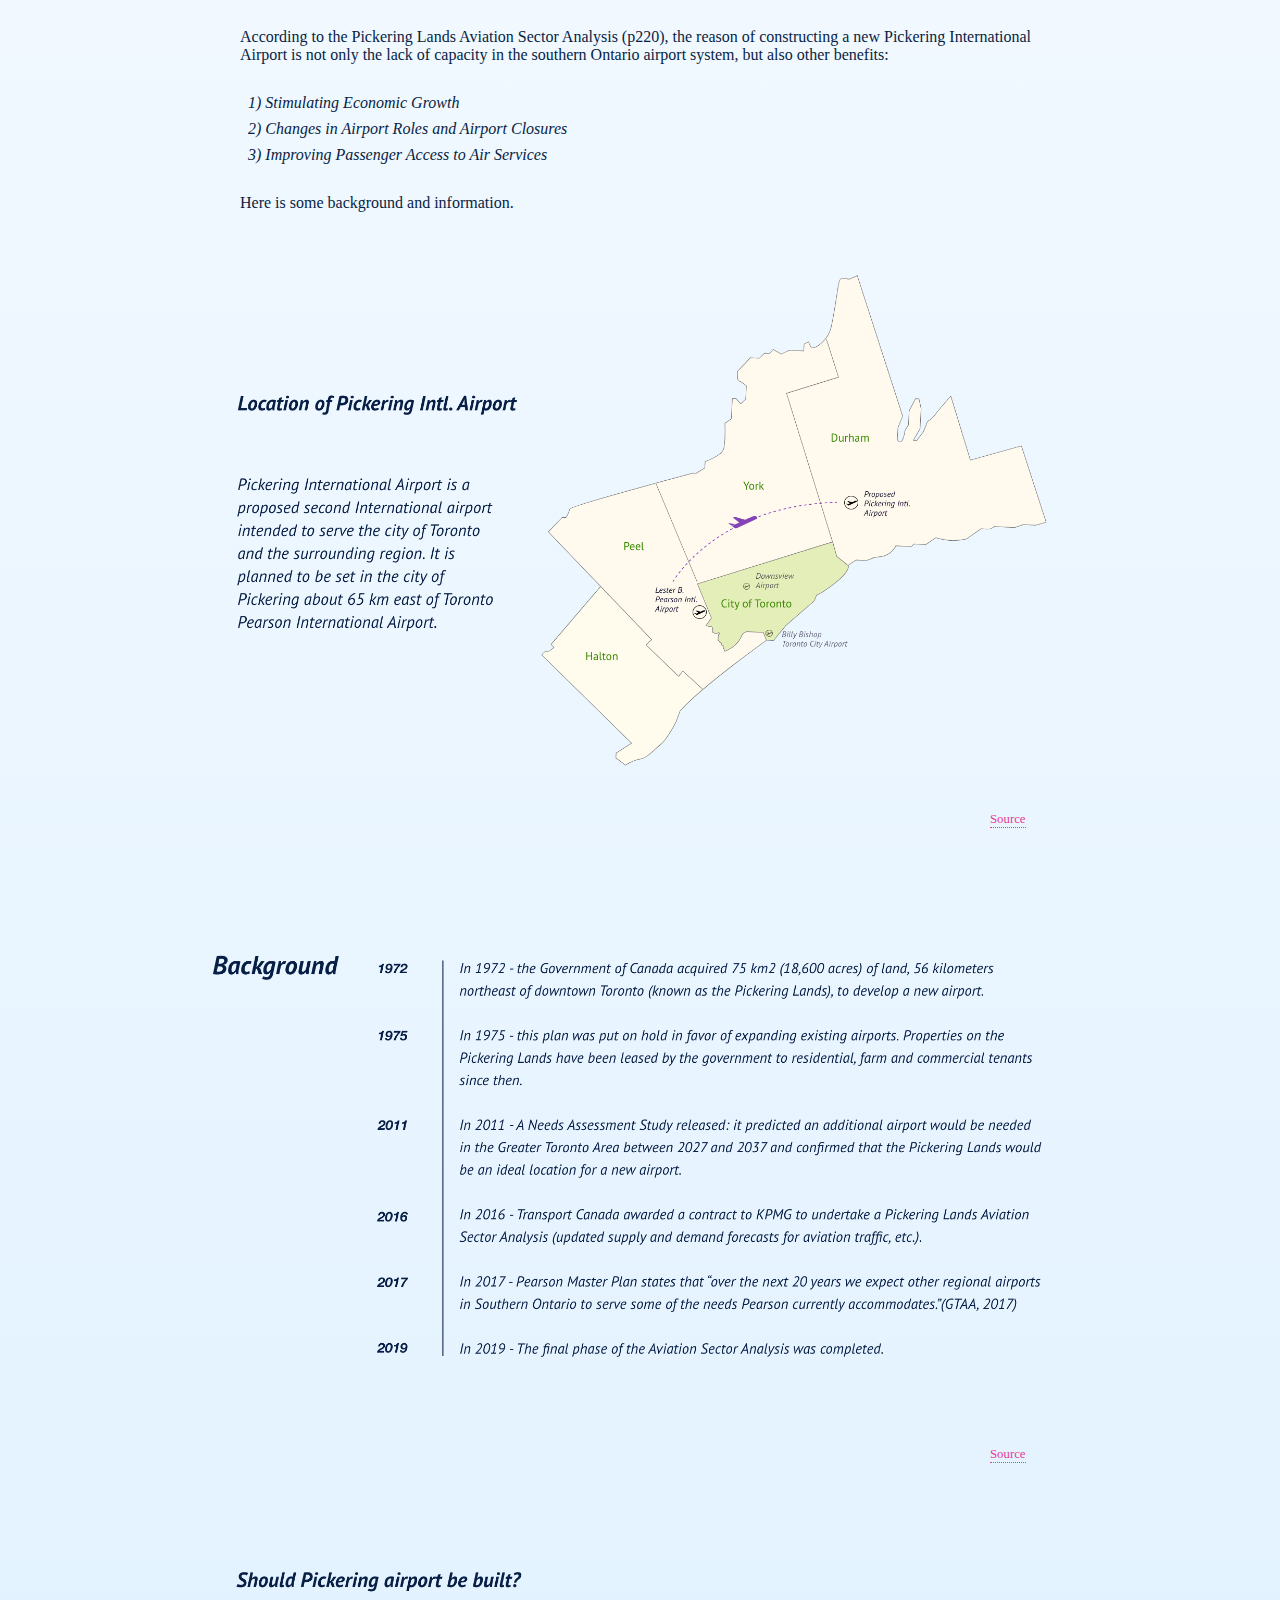
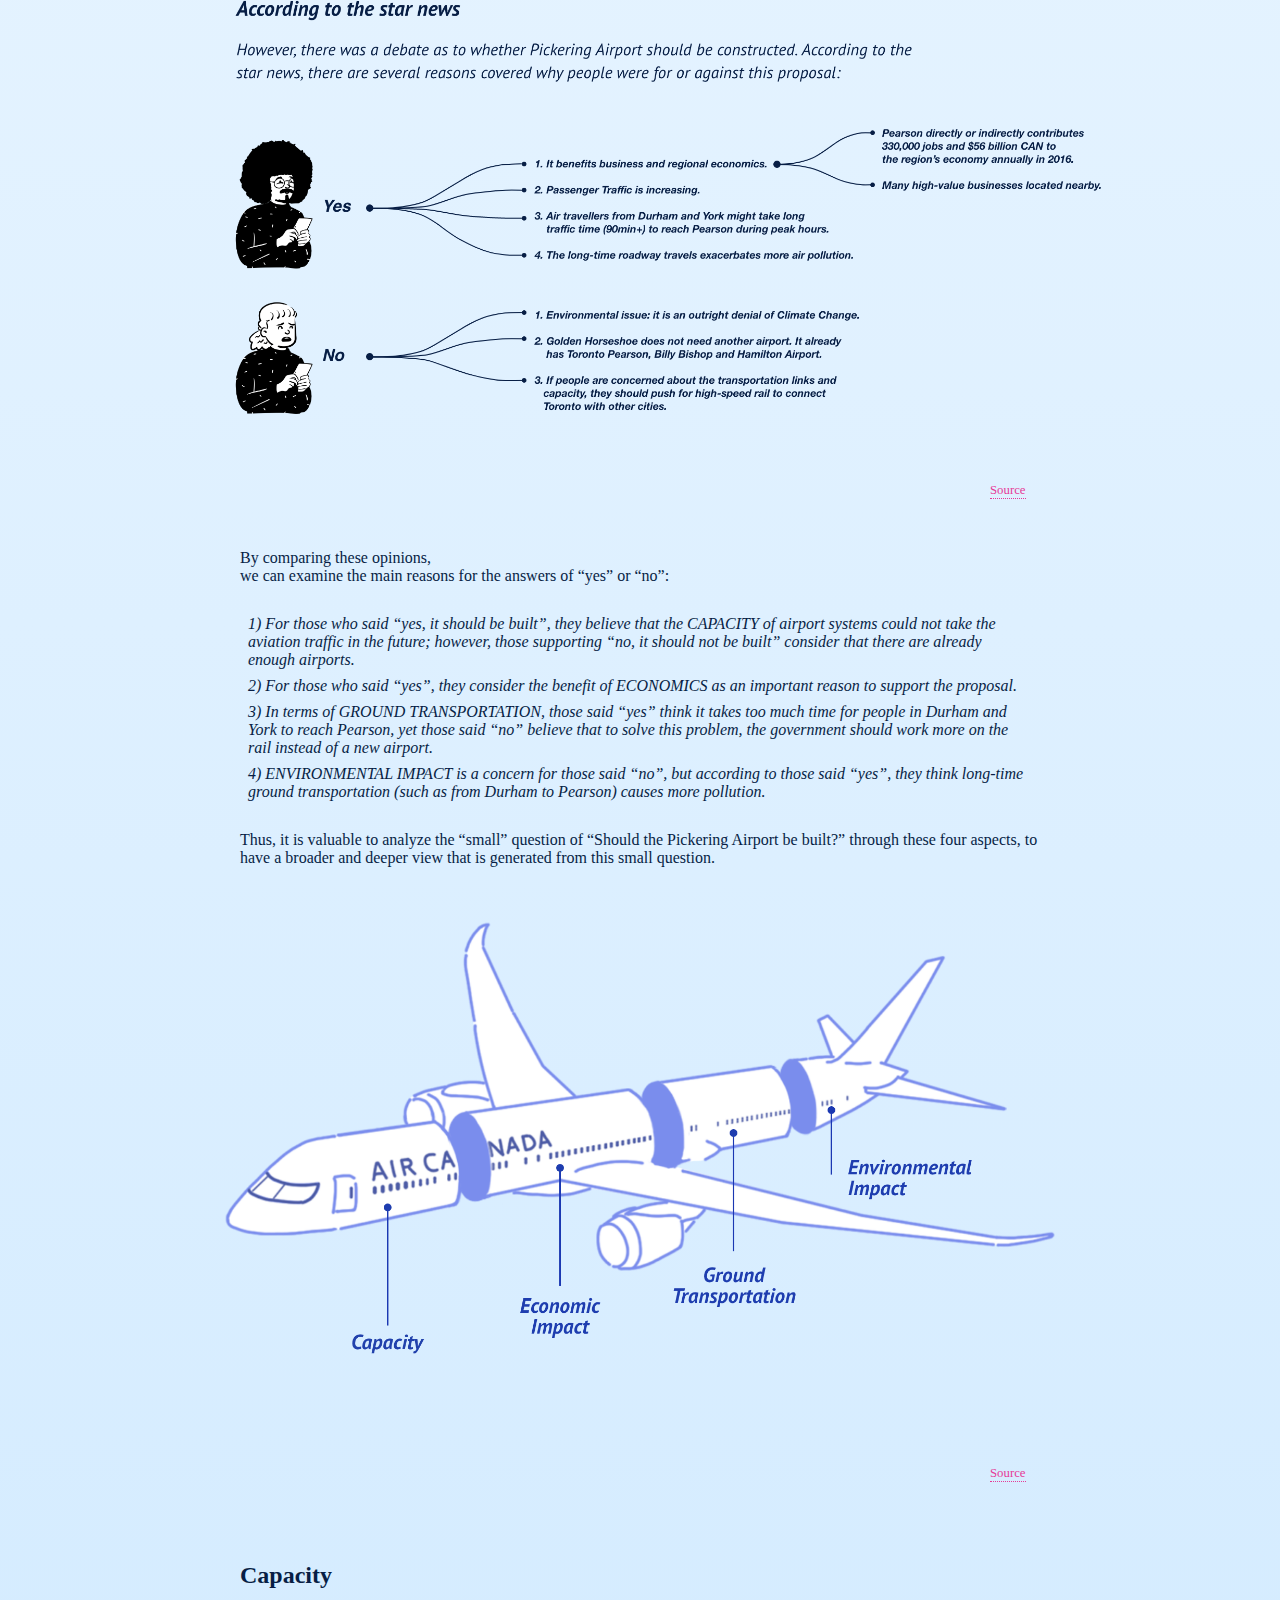
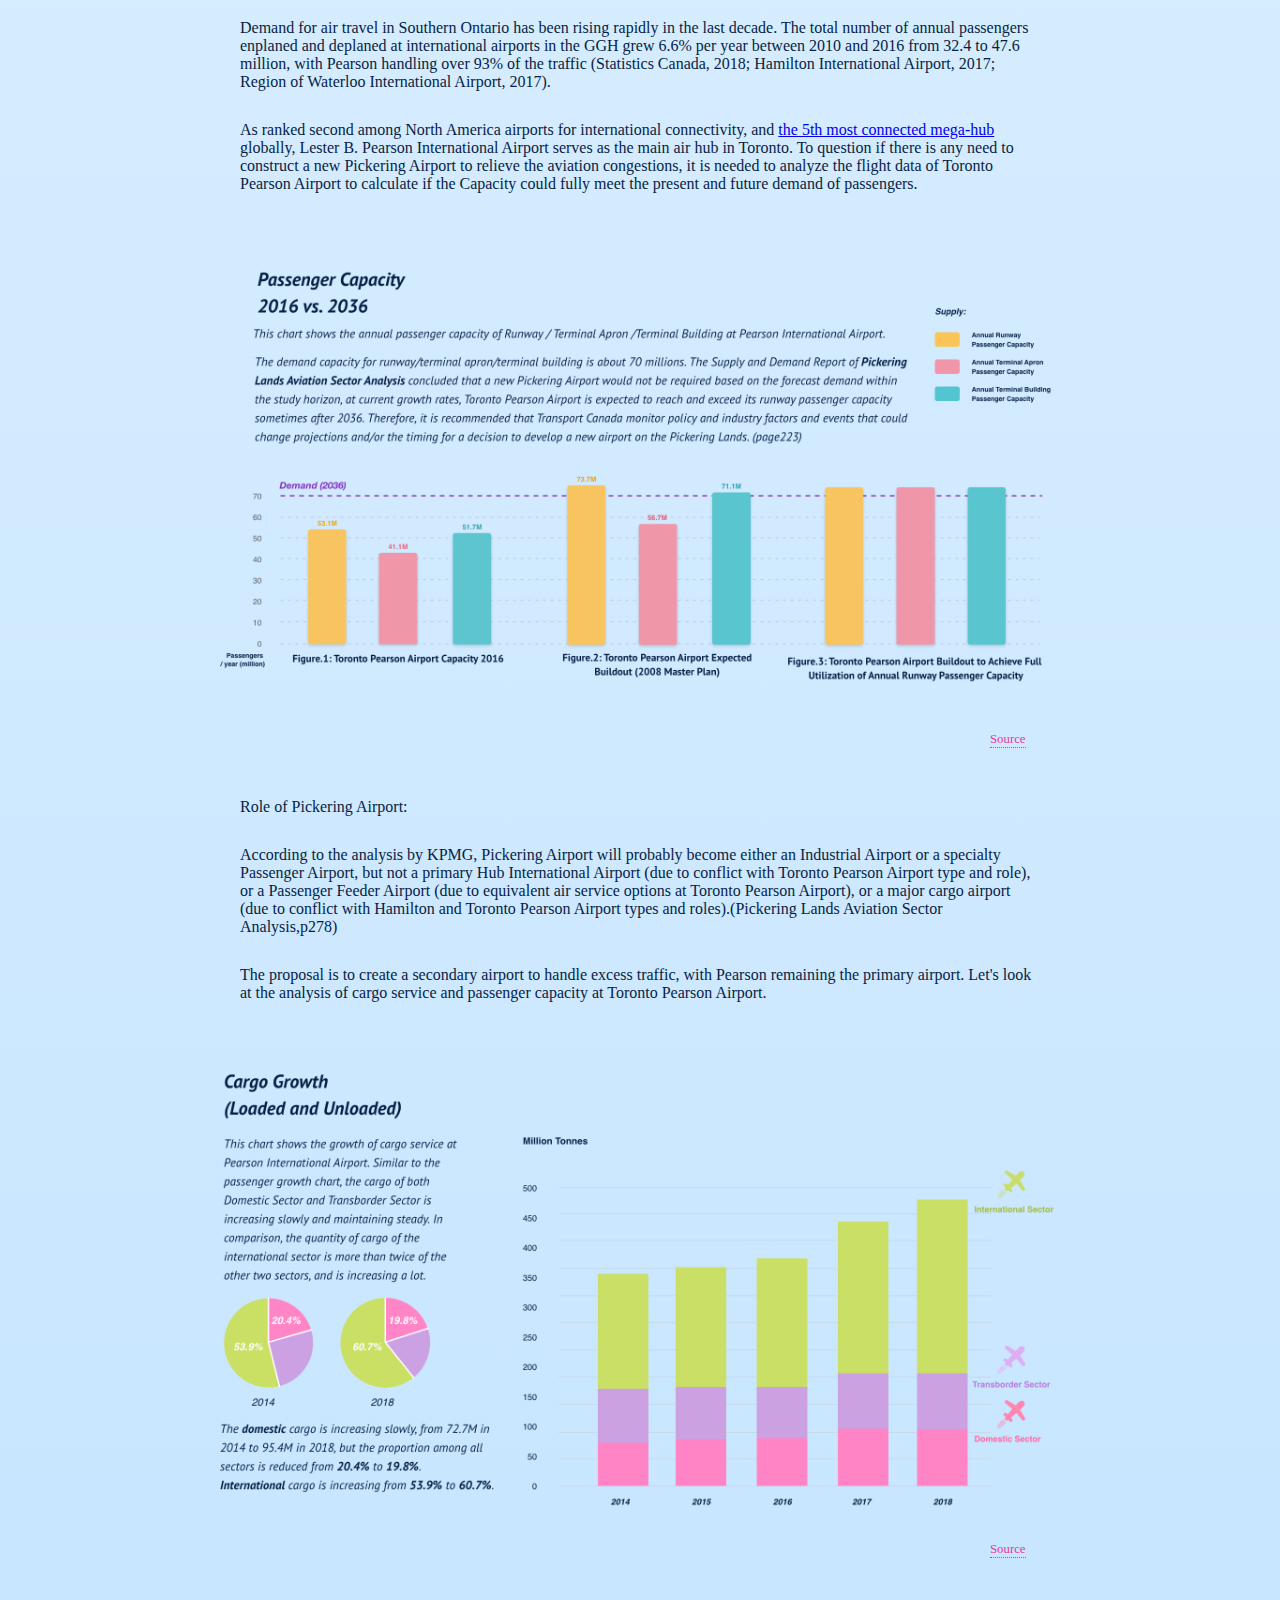
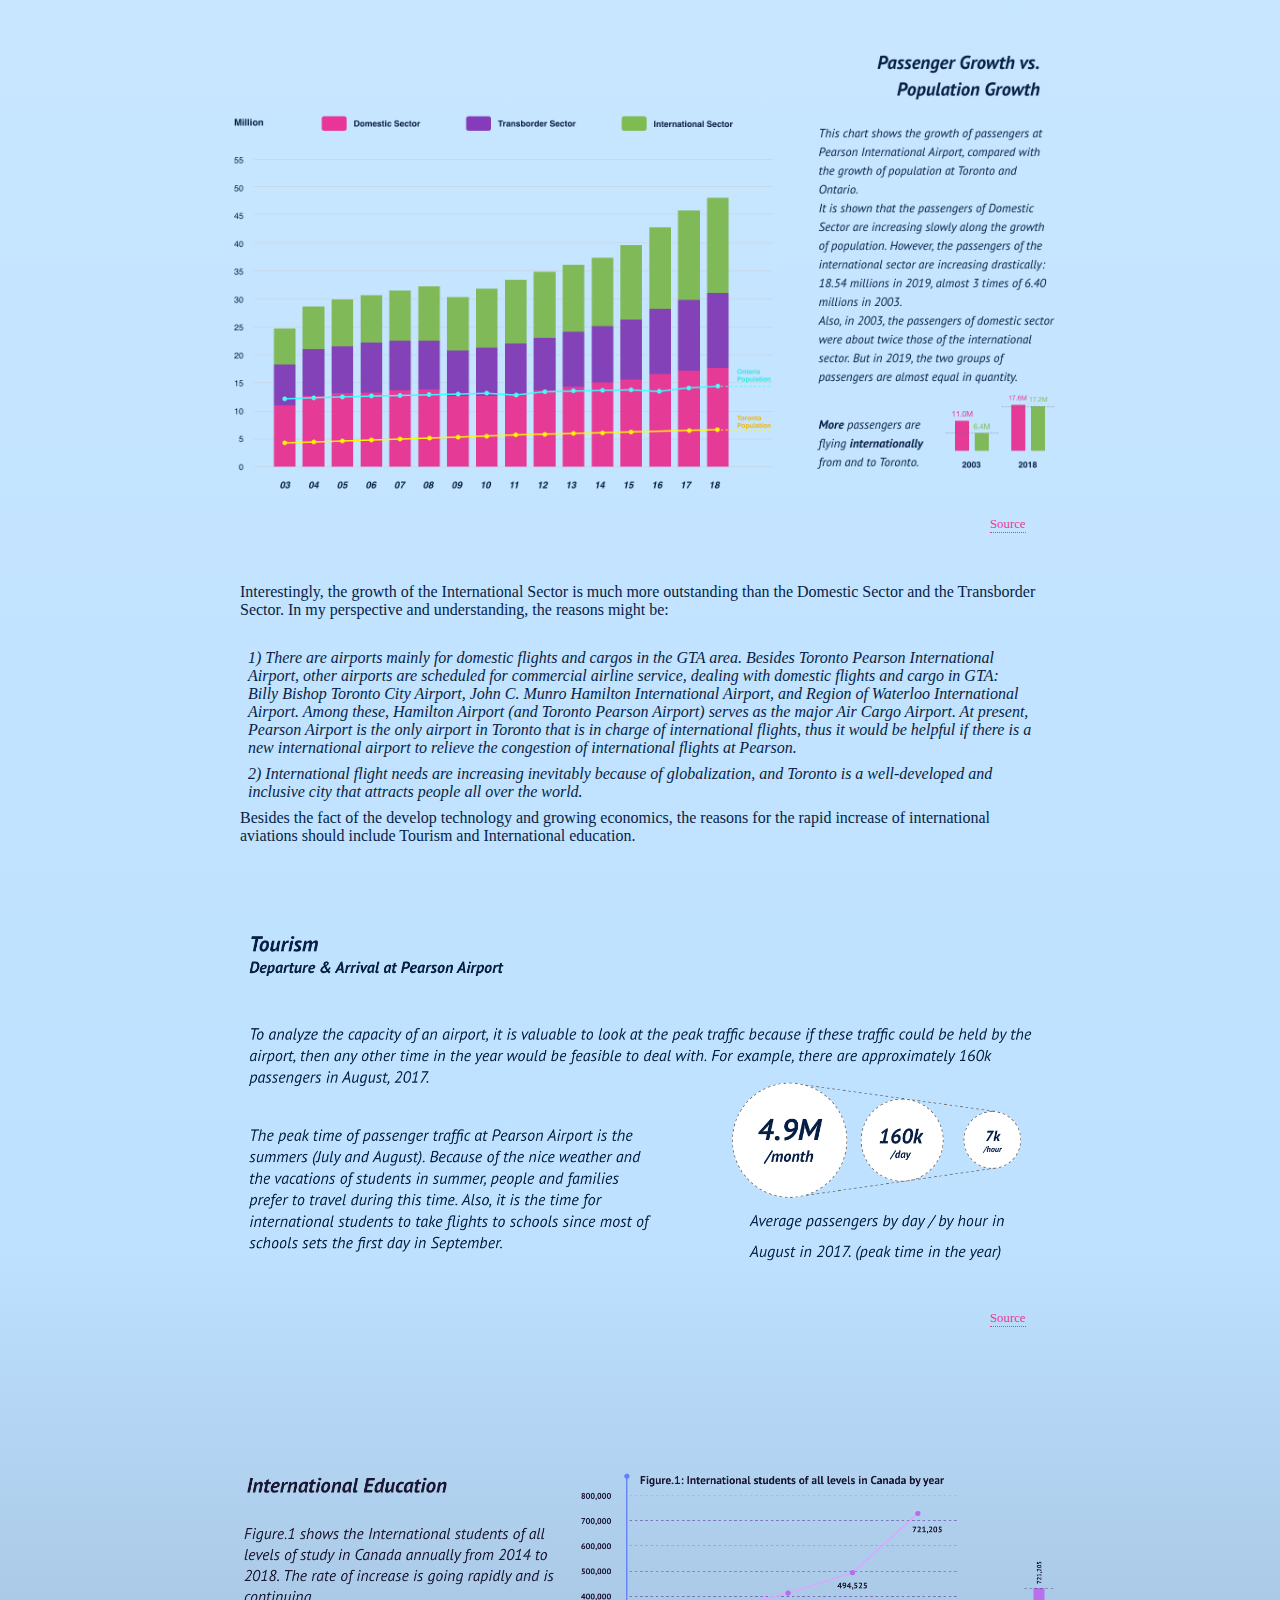
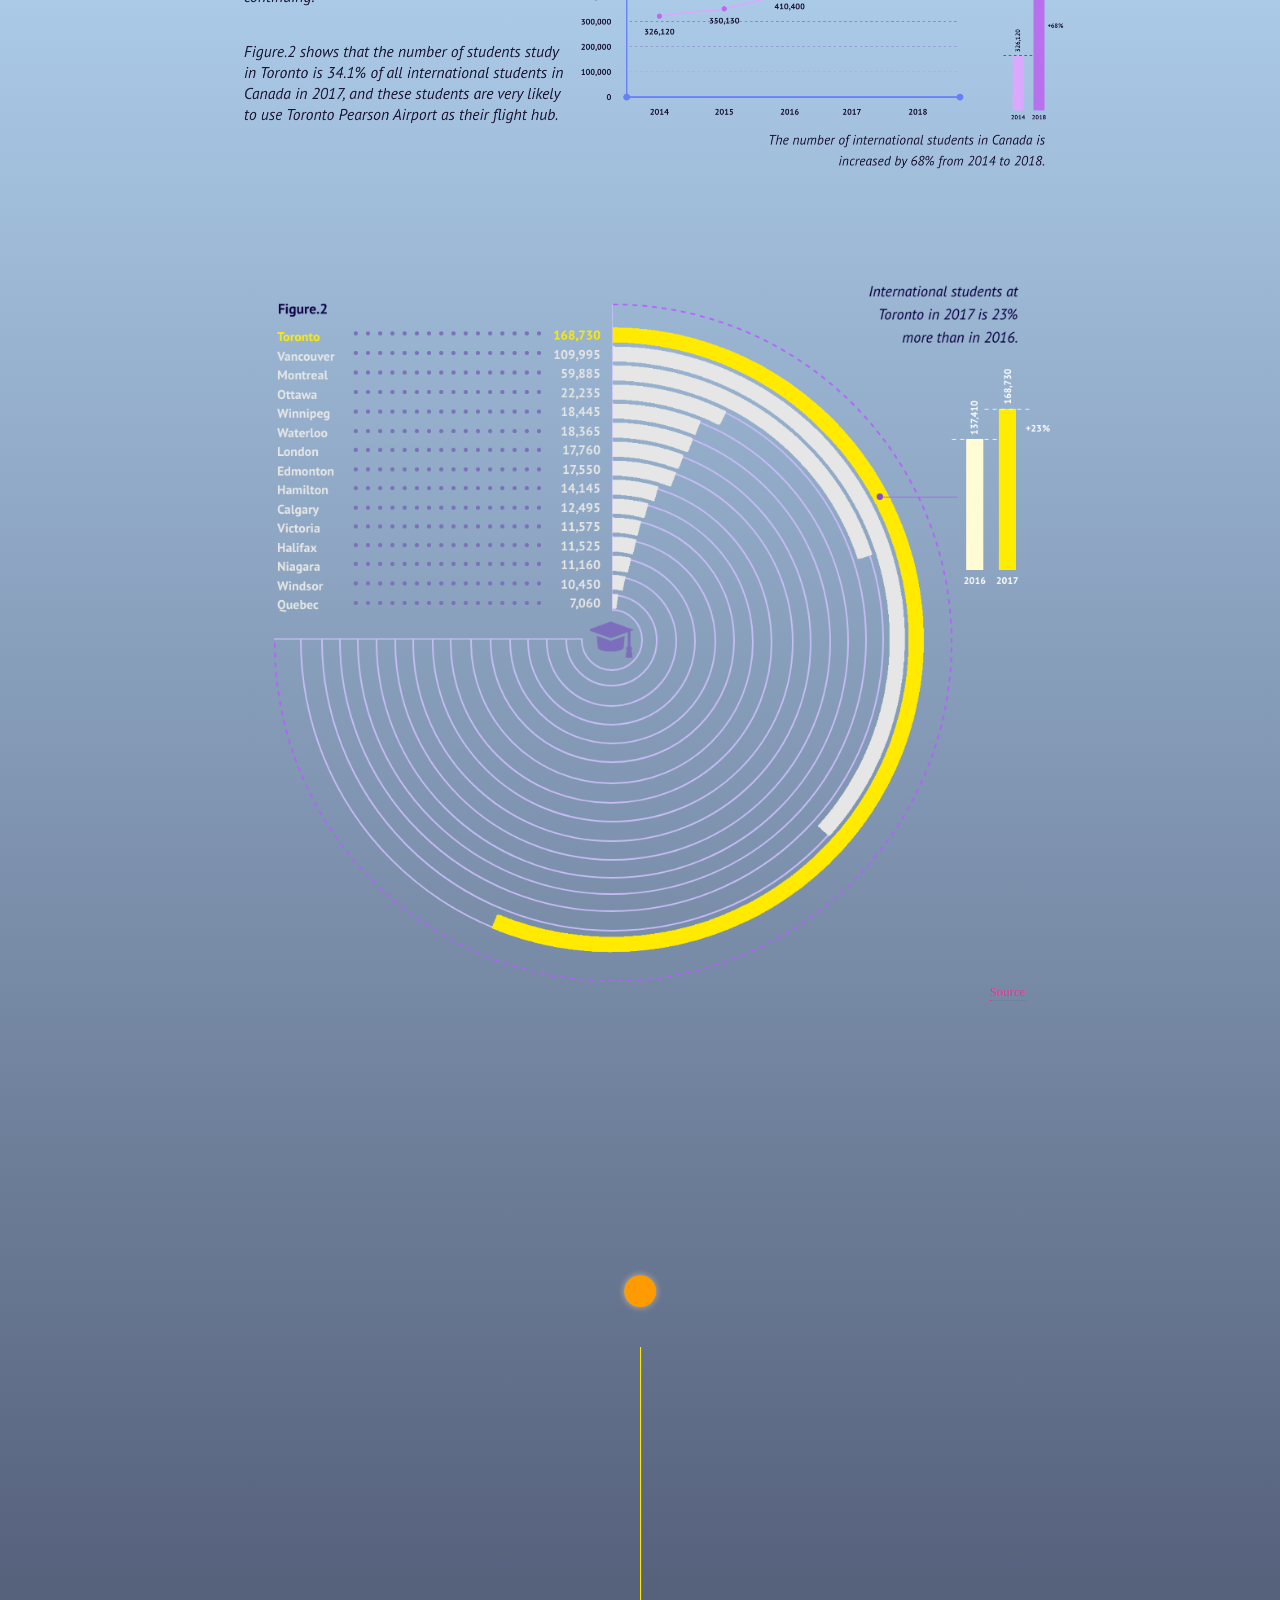
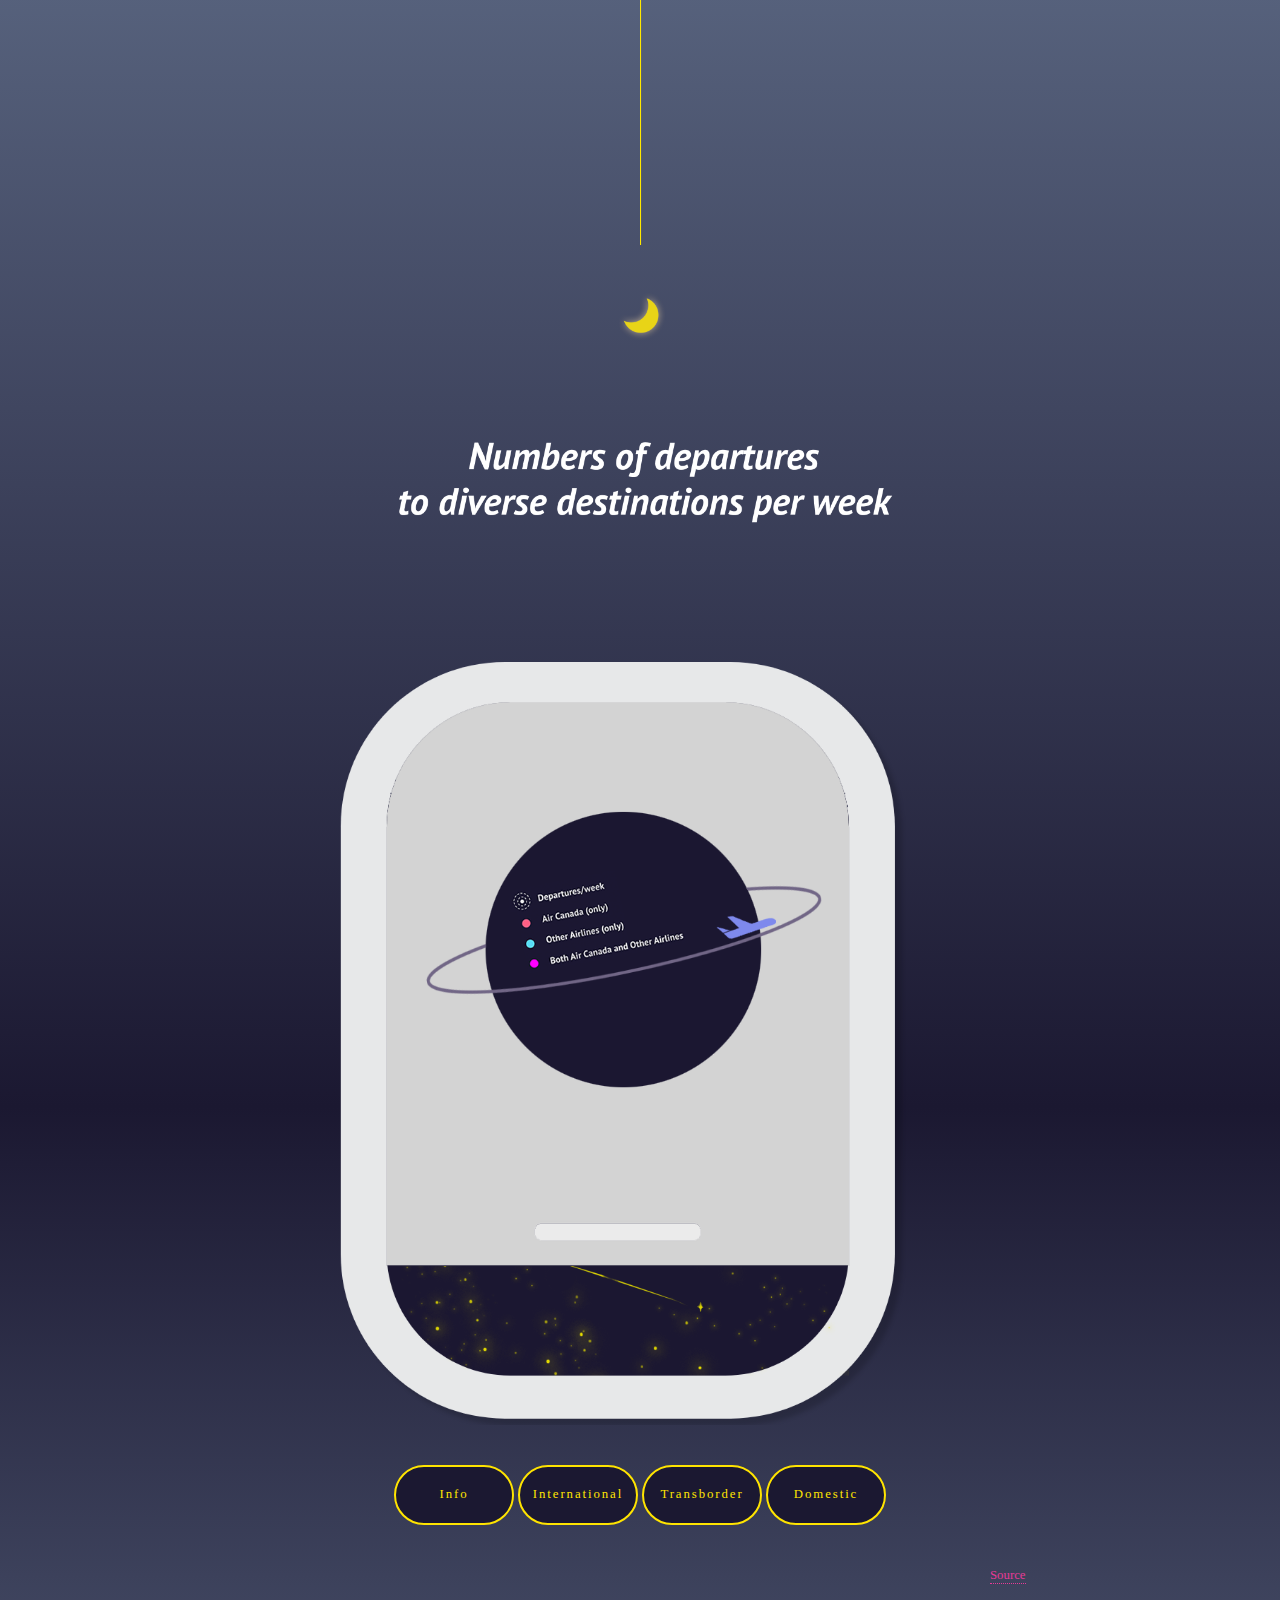
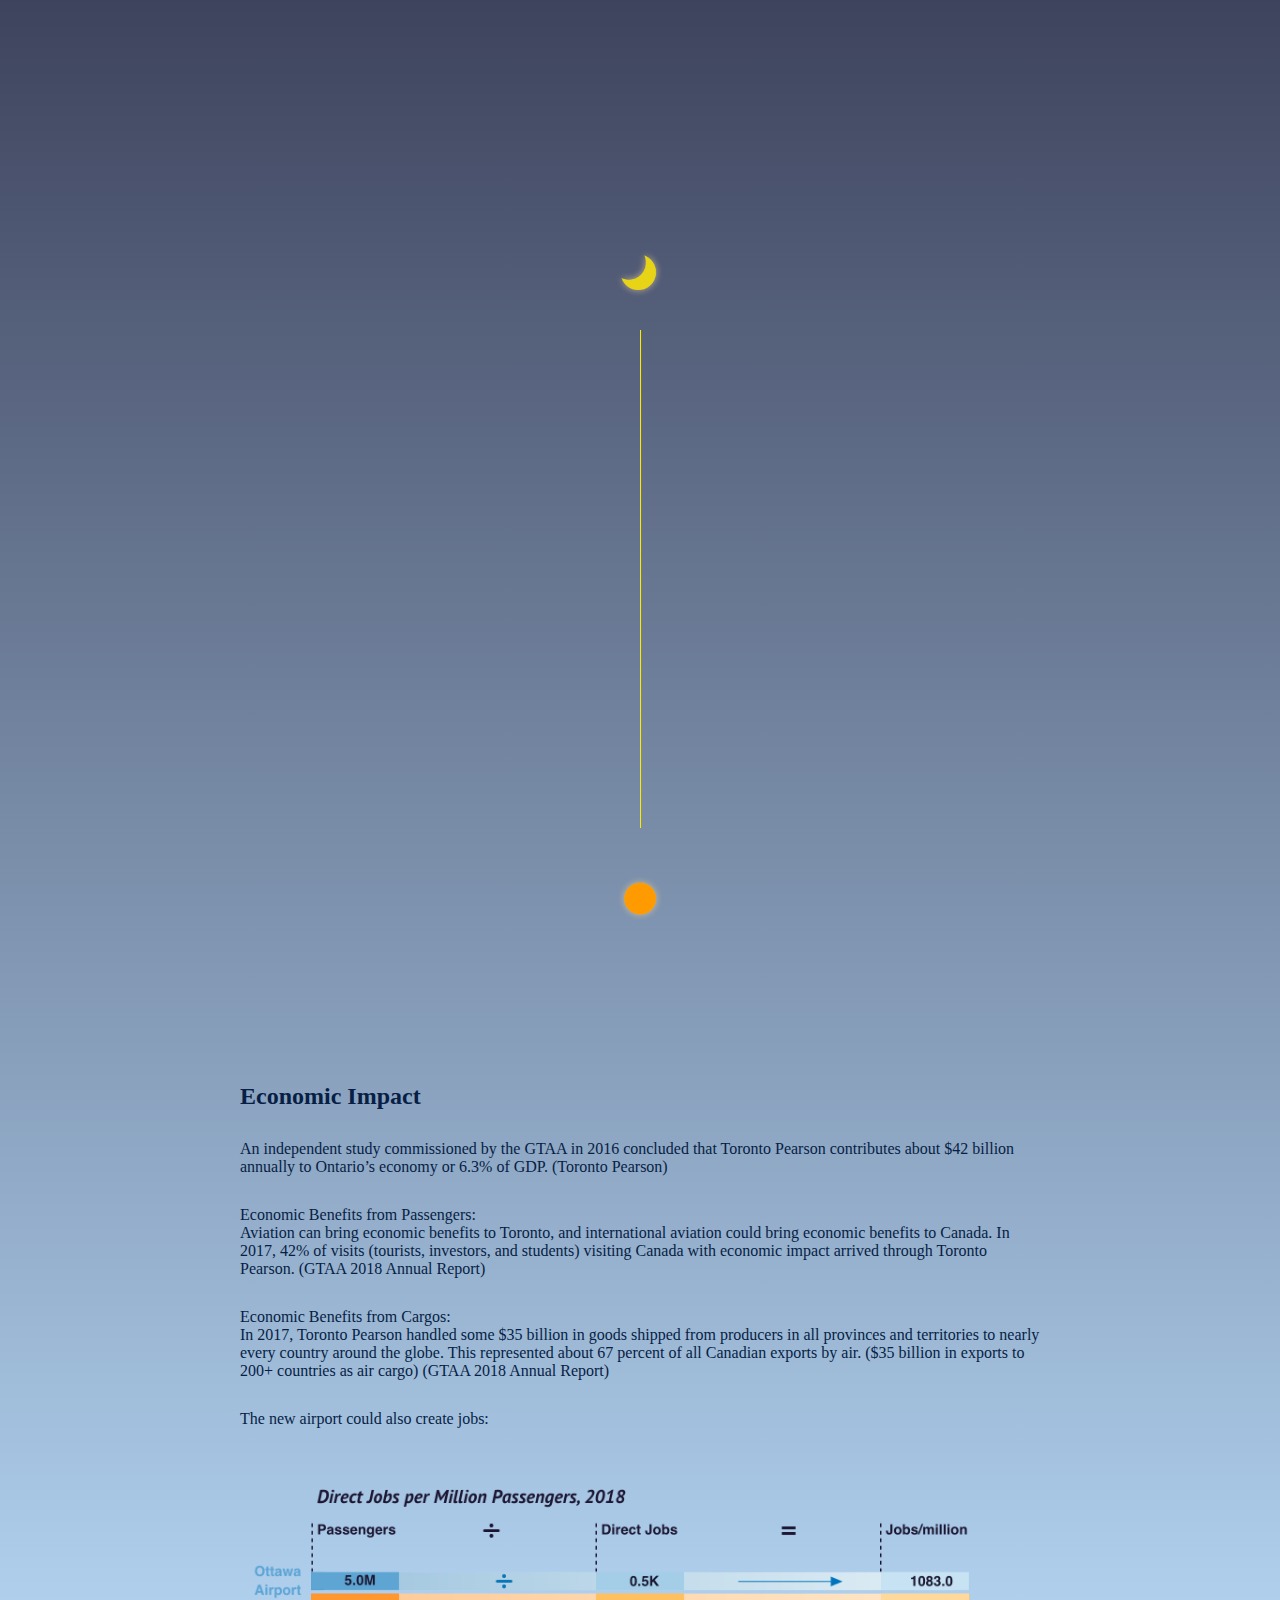
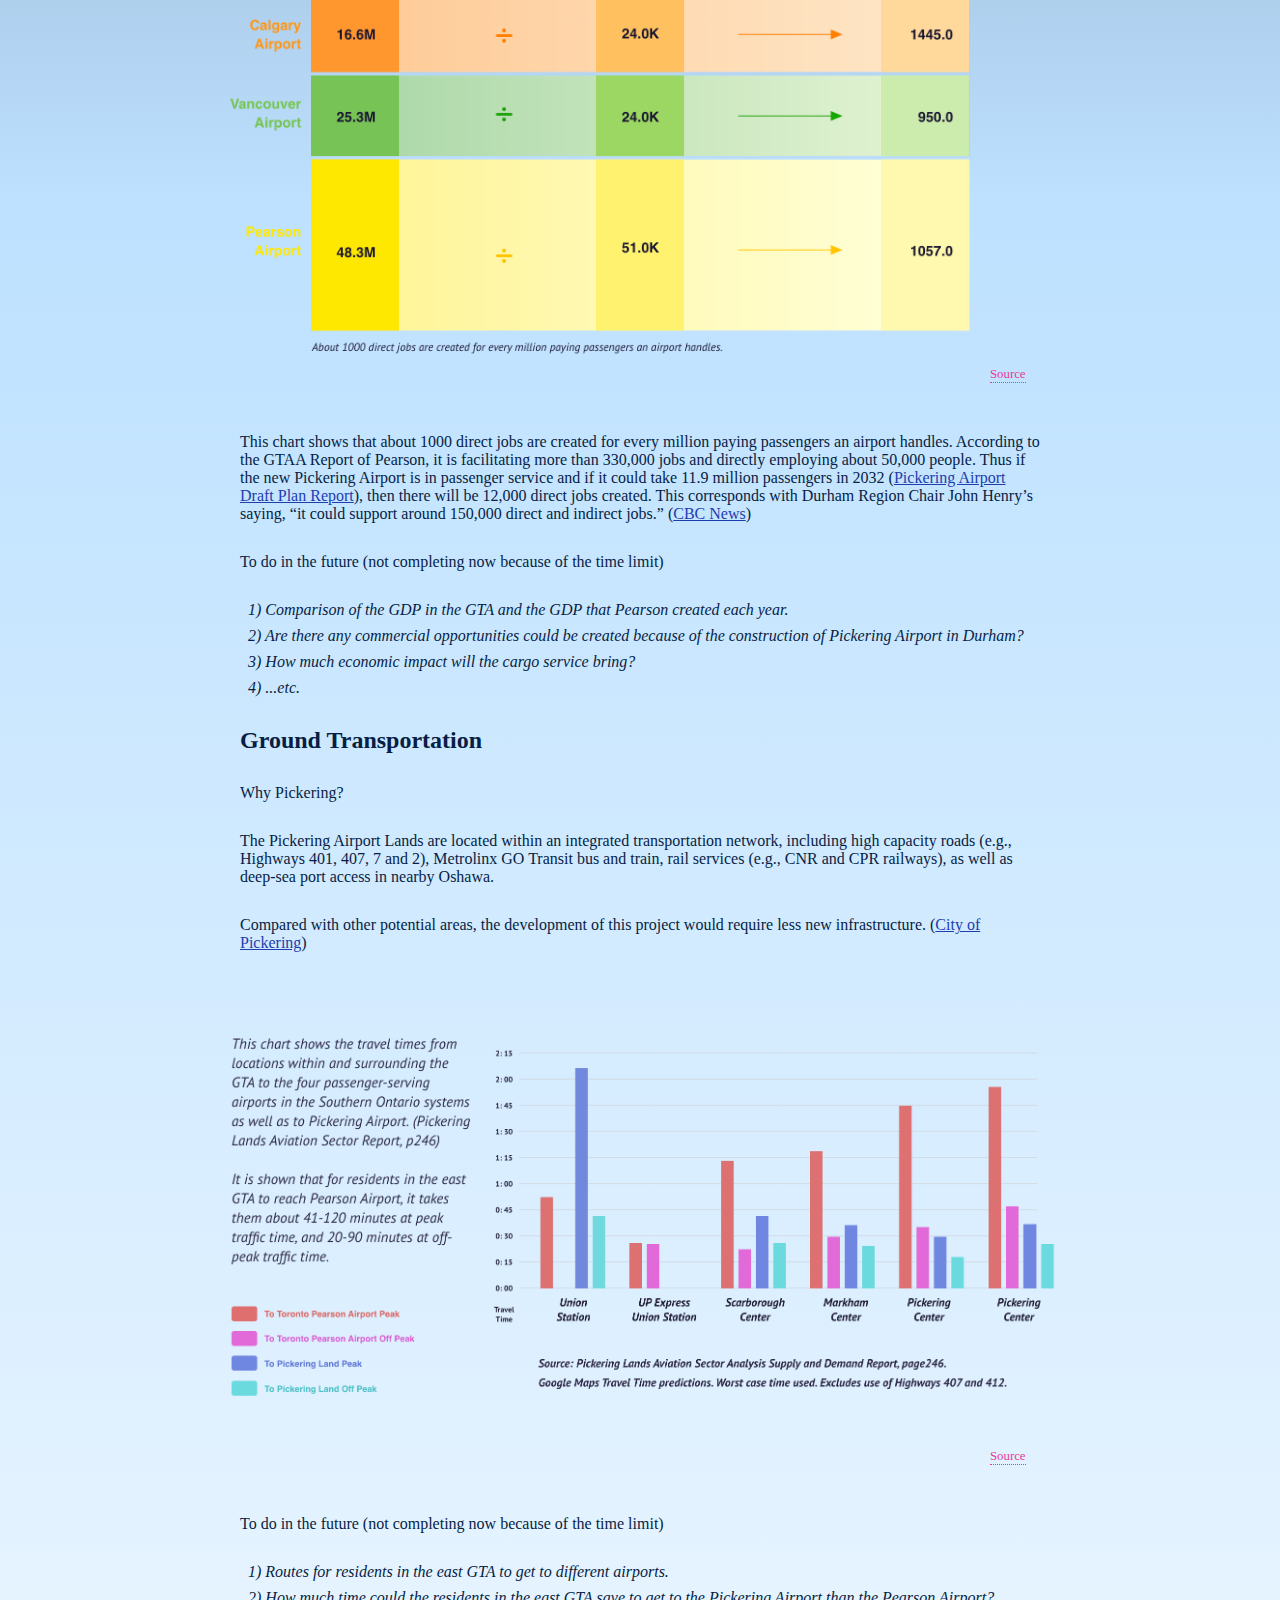
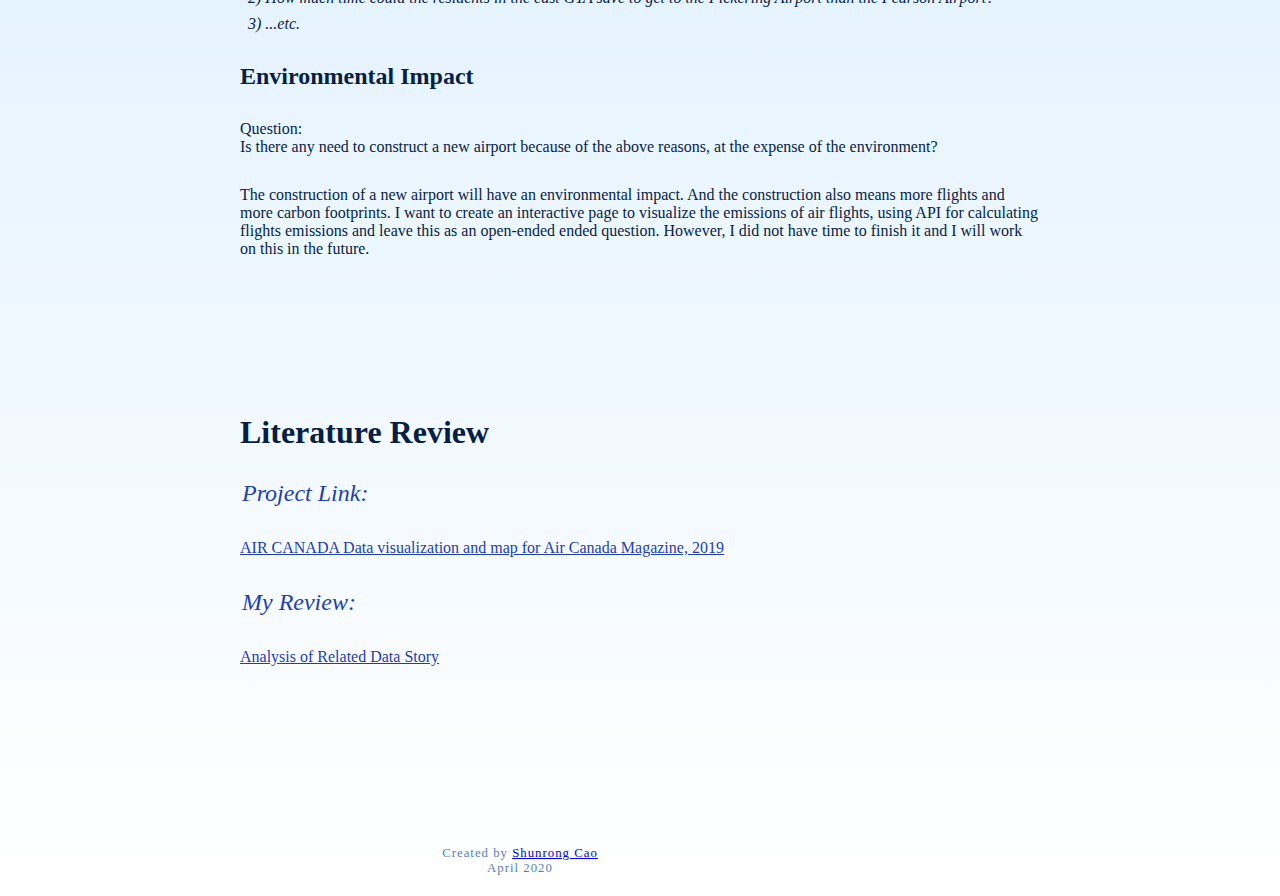
<file: aviation.html>
<!DOCTYPE html>
<html lang="en">

<head>
	<meta charset="UTF-8">
	<meta name="viewport" content="width=device-width, initial-scale=1.0">
	<meta http-equiv="X-UA-Compatible" content="ie=edge">
	<title>Aviation Project</title>
	<link rel="stylesheet" type="text/css" href="style.css">

</head>

<body>

	<div id="cursor"></div>
	<script type="text/javascript">
		var cursor = document.getElementById('cursor');
		document.addEventListener('mousemove', function(e){
			var x = e.clientX;
			var y = e.clientY;
			cursor.style.left = x + "px";
			cursor.style.top = y + "px";	
		});
	</script>	

	<section class="zoom">
		<img src="cloud1.png" id="layer1">
		<img src="cloud2.png" id="layer2">
		<img src="text.png" id="text">
	</section>

	<section class="about">
		<h2>About the Project</h2>
		<p> "Should a new Pickering International Airport be constructed?" Based on this question, this data story focuses on the analysis of the aviation situation in the GTA area to discuss the necessity of this proposal. From a small question, to a broader understanding.</p>
		<p>How to read: This is a website built by <a href="https://www.shunrongcao.com">
		Shunrong Cao</a>, April 2020. All illustrations and data visualizations are created by <a href="https://www.shunrongcao.com">
		Shunrong Cao</a>. All sources are marked by a "Source" button that could be hovered on.</p> Sources for the web construction:&nbsp 1.<a href="https://www.futuresplatform.com/blog/future-airplanes">Cover Airplane Reference</a> &nbsp 2.<a href="https://www.youtube.com/watch?v=I3gv-GRlYvs&t=119s">Cover Effect</a></a> &nbsp 3.<a href="https://www.youtube.com/watch?v=IMV-hf4JIK0">Custom Cursor</a>
		<p> Let's start the journey! </p>
	</section>

	<section class="story">

		<h2>Data Story</h2>
			<p>Pickering Airport is a proposed second International airport intended to serve the city of Toronto and the surrounding region.</p>
			<p>According to the Pickering Lands Aviation Sector Analysis (p220), the reason of constructing a new Pickering International Airport is not only the lack of capacity in the southern Ontario airport system, but also other benefits:
			<ul> 1) Stimulating Economic Growth</ul>
			<ul> 2) Changes in Airport Roles and Airport Closures</ul>
			<ul> 3) Improving Passenger Access to Air Services</ul></p>
			<p>Here is some background and information.</p>

		<img src="story1.png" id="story1">
			<div class="tooltip"> Source
			<span class="tooltiptext">
				<li>Info Source:</li>
					<li>url: https://en.wikipedia.org/wiki/Pickering_Airport</li>
				<li>Design Source:</li>
			<li>Viz Type: Regional Map, Tool: Adobe XD</li>
		    <li>Map Reference: https://en.wikipedia.org/wiki/Toronto_Pearson_International_Airport#/media/
		    File:Toronto_map.png</li></span>
			</div>

		<img src="story2.png" id="story2">
			<div class="tooltip"> Source
			<span class="tooltiptext">
				<li>Info Source:</li>
					<li>Government of Canada.</li>
				<li>url: https://www.tc.gc.ca/en/services/aviation/operating-airports-aerodromes/airport-zoning-regulations/pickering-lands.html#toc1</li></span>
			</div>

		<img src="story3.png" id="story3">
			<div class="tooltip"> Source
			<span class="tooltiptext">
				<li>News Source:</li>
					<li>1. Yes: https://www.thestar.com/opinion/contributors/thebigdebate/2019/04/23/should-pickering-airport-be-built-yes.html</li>
					<li>2. No: https://www.thestar.com/opinion/contributors/thebigdebate/2019/04/23/should-pickering-airport-be-built-no.html</li>
				<li>Design Source:</li>
				<li>Viz Type: Tidy Tree, Tool: Adobe XD</li>
				<li>ICON Source: Pablo Stanley. url: https://www.openpeeps.com</li>
			</span>
			</div>		

		<p>By comparing these opinions, <br/>we can examine the main reasons for the answers of “yes” or “no”:
		<ul> 1) For those who said “yes, it should be built”, they believe that the CAPACITY of airport systems could not take the aviation traffic in the future; however, those supporting “no, it should not be built” consider that there are already enough airports.</ul>
		<ul> 2) For those who said “yes”, they consider the benefit of ECONOMICS as an important reason to support the proposal.</ul>
		<ul> 3) In terms of GROUND TRANSPORTATION, those said “yes” think it takes too much time for people in Durham and York to reach Pearson, yet those said “no” believe that to solve this problem, the government should work more on the rail instead of a new airport.</ul>
		<ul> 4) ENVIRONMENTAL IMPACT is a concern for those said “no”, but according to those said “yes”, they think long-time ground transportation (such as from Durham to Pearson) causes more pollution. </ul></p>
		<p>Thus, it is valuable to analyze the “small” question of “Should the Pickering Airport be built?” through these four aspects, to have a broader and deeper view that is generated from this small question.
		</p>

		<img src="story4.png" id="story4">
			<div class="tooltip"> Source
			<span class="tooltiptext">
			<li>Design Source:</li>
			<li>Image Reference: http://newsinflight.com/2019/02/05/air-canada-acquired-9-99-stake-in-jazz-aviation-in-97-26-million-equity-investment/</li>
			<li>Viz Type: Exploded View Drawing, Tool: Adobe Photoshop</li>
			</span>
			</div>				
	</section>

	<section class="capacity">
		<h2> Capacity </h2>
		<p>Demand for air travel in Southern Ontario has been rising rapidly in the last decade. The total number of annual passengers enplaned and deplaned at international airports in the GGH grew 6.6% per year between 2010 and 2016 from 32.4 to 47.6 million, with Pearson handling over 93% of the traffic (Statistics Canada, 2018; Hamilton International Airport, 2017; Region of Waterloo International Airport, 2017).</p>
		<p>As ranked second among North America airports for international connectivity, and <a href="https://dailyhive.com/toronto/toronto-pearson-airport-most-connected-ranking-2018">the 5th most connected mega-hub </a> globally, Lester B. Pearson International Airport serves as the main air hub in Toronto. To question if there is any need to construct a new Pickering Airport to relieve the aviation congestions, it is needed to analyze the flight data of Toronto Pearson Airport to calculate if the Capacity could fully meet the present and future demand of passengers.</p>

		<img src="story5.png" id="story5">
			<div class="tooltip"> Source
			<span class="tooltiptext">
				<li>Data Source:</li>
					<li>Pickering Lands Aviation Sector Analysis Supply and Demand Report by KPMG, WSP, and MMM Group.</li>
				<li>Design Source:</li>
				<li>Viz Type: Bar Chart, Tool:Adobe XD</li>
			</div>			

			<p>Role of Pickering Airport:</p>
			<p>According to the analysis by KPMG, Pickering Airport will probably become either an Industrial Airport or a specialty Passenger Airport, but not a primary Hub International Airport (due to conflict with Toronto Pearson Airport type and role), or a Passenger Feeder Airport (due to equivalent air service options at Toronto Pearson Airport), or a major cargo airport (due to conflict with Hamilton and Toronto Pearson Airport types and roles).(Pickering Lands Aviation Sector Analysis,p278)</p>
			<p>The proposal is to create a secondary airport to handle excess traffic, with Pearson remaining the primary airport. Let's look at the analysis of cargo service and passenger capacity at Toronto Pearson Airport.</p>
		<img src="story6.png" id="story6">
			<div class="tooltip"> Source
				<span class="tooltiptext">
				<li>Data Source:</li>
					<li>1. Statistics Canada. url: https://www150.statcan.gc.ca/t1/tbl1/en/tv.action?pid=2310025401</li>
					<li>Toronto Pearson. url: https://www.torontopearson.com/en/corporate/partnering-with-us/air-services/airport-and-market-facts</li>
				<li>Design Source:</li>
				<li>Icon: Noun Project. url: https://thenounproject.com/search/?q=aviation&i=1128888</li>
				<li>Viz Type: Area Chart, Tool: Flourish</li>
			</div>	
		<img src="story7.png" id="story7">
			<div class="tooltip"> Source
				<span class="tooltiptext">
				<li>Data Source:</li>
					<li>Passenger Growth:</li>
					<li>Statistics Canada. url: https://www150.statcan.gc.ca/t1/tbl1/en/tv.action?pid=2310025301</li>
					<li> url: https://tpprodcdnep.azureedge.net/-/media/project/pearson/content/corporate/
					partnering/pdfs/traffic-summary-dec-2019.pdf?modified=20200219164900&la=en&hash=
					7382988636838BD5B74BF33D19521630635EFA7E</li>
					<li>Toronto Population</li>
					<li>url: https://www.macrotrends.net/cities/20402/toronto/population</li>
					<li>Ontario Population:</li>
					<li>url: url: https://www.google.com/publicdata/explore?ds=z8mqirbqgu9tsm_&met_y=population&idim=territory:CA08:
					CA02&hl=en&dl=en</li>
				<li>Icon: Noun Project. url: https://thenounproject.com/search/?q=aviation&i=1128888</li>
				<li>Viz Type: Area Chart, Tool: Flourish</li>
			</div>	

		<p>Interestingly, the growth of the International Sector is much more outstanding than the Domestic Sector and the Transborder Sector. In my perspective and understanding, the reasons might be:</p>
		<ul>1) There are airports mainly for domestic flights and cargos in the GTA area. Besides Toronto Pearson International Airport, other airports are scheduled for commercial airline service, dealing with domestic flights and cargo in GTA: Billy Bishop Toronto City Airport, John C. Munro Hamilton International Airport, and Region of Waterloo International Airport. Among these, Hamilton Airport (and Toronto Pearson Airport) serves as the major Air Cargo Airport. At present, Pearson Airport is the only airport in Toronto that is in charge of international flights, thus it would be helpful if there is a new international airport to relieve the congestion of international flights at Pearson.</ul>
		<ul>2) International flight needs are increasing inevitably because of globalization, and Toronto is a well-developed and inclusive city that attracts people all over the world.</ul>
		<p> Besides the fact of the develop technology and growing economics, the reasons for the rapid increase of international aviations should include Tourism and International education.</p>

		<img src="daylight1.png" id="daylight1">
			<div class="tooltip"> Source
				<span class="tooltiptext">
				<li>Info Source:</li>
					<li>CAPA - Centre for Aviation. url: https://blueswandaily.com/airport-insight-toronto-lester-b-pearson-international-airport/</li>
				<li>Design Source:</li>
				<li>Viz Type: Line Chart Race, Tool: Flourish</li>
			</div>	

		<div class="flourish-embed" data-src="visualisation/1885048" data-url="https://flo.uri.sh/visualisation/1885048/embed"><script src="https://public.flourish.studio/resources/embed.js"></script></div>
		

		<img src="story8.png" id="story8">
		<img src="story9.png" id="story9">
			<div class="tooltip"> Source
				<span class="tooltiptext">
				<li>Data Source:</li>
					<li>https://cbie.ca/wp-content/uploads/2018/09/International-Students-in-Canada-ENG.pdf</li>
					<li>https://www.international.gc.ca/education/strategy-2019-2024-strategie.aspx?lang=eng</li>
				<li>Design Source:</li>
				<li>Icon: Noun Project. url: https://thenounproject.com/search/?q=education&i=1817512</li>
				<li>Viz Type: Radial Bar Chart, Tool: Hanabi data viz, Adobe XD</li>
			</div>	
		<img src="connect.png" id="connect">

		<div class="windowImage">
				<img src="window0.png" alt="">
		</div>	
		<div class="myButton">
			<button id="btn0">Info</button>
			<button id="btn1">International</button>
			<button id="btn2">Transborder</button>
			<button id="btn3">Domestic</button>
		</div>	

		<script src="daynight.js"></script>

			<div class="tooltip"> Source
				<span class="tooltiptext">
				<li>Data Source:</li>
					<li>Toronto Pearson. url: https://www.torontopearson.com/en/airlines</li>
				<li>Design Source:</li>
				<li>Earth Image: The Blue Marble by the crew of Apollo 17 (1972). url: https://en.wikipedia.org/wiki/The_Blue_Marble</li>
				<li>Viz Inspiration:  https://www.behance.net/gallery/89659403/Bureau-Oberhaeuser-Calendar-2020?tracking_source=search_projects_recommended%7Cdata%20visualization</li>
				<li>Viz Tool: Adobe XD</li>
			</div>	


		<img src="connect2.png" id="connect2">



	</section>

	<section class="economic">
		<h2> Economic Impact </h2>
		<p>An independent study commissioned by the GTAA in 2016 concluded that Toronto Pearson contributes about $42 billion annually to Ontario’s economy or 6.3% of GDP. (Toronto Pearson)</p>
		<p>Economic Benefits from Passengers:<br/> Aviation can bring economic benefits to Toronto, and international aviation could bring economic benefits to Canada. In 2017, 42% of visits (tourists, investors, and students) visiting Canada with economic impact arrived through Toronto Pearson. (GTAA 2018 Annual Report)</p>
		<p>Economic Benefits from Cargos:<br/> In 2017, Toronto Pearson handled some $35 billion in goods shipped from producers in all provinces and territories to nearly every country around the globe. This represented about 67 percent of all Canadian exports by air. ($35 billion in exports to 200+ countries as air cargo) (GTAA 2018 Annual Report)</p>
		<p>The new airport could also create jobs:</p>
		

		<img src="economic.png" id="economic">
			<div class="tooltip"> Source
				<span class="tooltiptext">
				<li>Data Source:</li>
					<li>Stats Canada, Annual Reports, media releases. url: https://pickeringairport.org/1748-2/</li>
				<li>Design Source:</li>
				<li>Viz Type: Alluvial Diagram, Tool: Flourish</li>
			</div>	

		<p>This chart shows that about 1000 direct jobs are created for every million paying passengers an airport handles. According to the GTAA Report of Pearson, it is facilitating more than 330,000 jobs and directly employing about 50,000 people. Thus if the new Pickering Airport is in passenger service and if it could take 11.9 million passengers in 2032 (<a href="https://web.archive.org/web/20081115194512/http://www.gtaa.com/local/files/en/PickeringAirportDraftPlanReport.pdf">Pickering Airport Draft Plan Report</a>), then there will be 12,000 direct jobs created. This corresponds with Durham Region Chair John Henry’s saying, “it could support around 150,000 direct and indirect jobs.” (<a href="https://www.cbc.ca/news/canada/toronto/pickering-airport-2020-update-1.5402994">CBC News</a>)</p>
		<p>To do in the future (not completing now because of the time limit)
	<ul>1) Comparison of the GDP in the GTA and the GDP that Pearson created each year.</ul>
	<ul>2) Are there any commercial opportunities could be created because of the construction of Pickering Airport in Durham?</ul>
	<ul>3) How much economic impact will the cargo service bring?</ul>
	<ul>4) ...etc.</ul>

	</section>

	<section class="transportation">
		<h2> Ground Transportation </h2>
		<p>Why Pickering?</p>
		<p>The Pickering Airport Lands are located within an integrated transportation network, including high capacity roads (e.g., Highways 401, 407, 7 and 2), Metrolinx GO Transit bus and train, rail services (e.g., CNR and CPR railways), as well as deep-sea port access in nearby Oshawa.</p>
		<p>Compared with other potential areas, the development of this project would require less new infrastructure. (<a href="https://www.pickering.ca/en/business/unprecedented-opportunity.aspx">City of Pickering</a>)</p>

		<img src="transportation.png" id="transportation">
			<div class="tooltip"> Source
				<span class="tooltiptext">
				<li>Info Source:</li>
					<li>1. url: https://www.pickering.ca/en/business/unprecedented-opportunity.aspx#</li>
					<li>2. Pickering Lands Aviation Sector Analysis Supply and Demand Report by KPMG, WSP, and MMM Group.</li>
				<li>Design Source:</li>
				<li>Viz Type: Column Chart, Tool: Flourish</li>
			</div>

		<p>To do in the future (not completing now because of the time limit)
		<ul>1) Routes for residents in the east GTA to get to different airports.</ul>
		<ul>2) How much time could the residents in the east GTA save to get to the Pickering Airport than the Pearson Airport?</ul>
		<ul>3) ...etc.</ul>
	</section>

	<section class="environment">
		<h2>Environmental Impact</h2>
		<p> Question:<br/> Is there any need to construct a new airport because of the above reasons, at the expense of the environment?</p>
		<p>The construction of a new airport will have an environmental impact. And the construction also means more flights and more carbon footprints. I want to create an interactive page to visualize the emissions of air flights, using API for calculating flights emissions and leave this as an open-ended ended question. However, I did not have time to finish it and I will work on this in the future.</p>
	</section>

	<section class="review">
		<h2>Literature Review</h2>
		<li>Project Link:</li>
		<p><a href="https://www.behance.net/gallery/91628957/AIR-CANADA">AIR CANADA Data visualization and map for Air Canada Magazine, 2019</a></p>
		<li>My Review:</li>
		<p><a href="https://docs.google.com/document/d/1VSuMBKkpcomemCW2H1lp31kdq645nxWYAtvu6pTY668/edit?usp=sharing">Analysis of Related Data Story</a></p>
	</section>

	<section class="csr">
		<p>Created by 
			<a href="https://www.shunrongcao.com">
		Shunrong Cao</a></p>
		<p>April 2020</p>
	</section>



	<script type="text/javascript">
		var layer1 = document.getElementById('layer1')
		scroll = window.pageYOffset;
		document.addEventListener('scroll',
			function (e) {
			var offset = window.pageYOffset;
			scroll = offset;
			layer1.style.width = (100 + scroll/5) + '%';
			});
		var layer2 = document.getElementById('layer2')
		scroll = window.pageYOffset;
		document.addEventListener('scroll',
			function (e) {
			var offset = window.pageYOffset;
			scroll = offset;
			layer2.style.width = (100 + scroll/5) + '%';
			layer2.style.left = scroll/50 + '%';
			});
		var text = document.getElementById('text')
		scroll = window.pageYOffset;
		document.addEventListener('scroll',
			function (e) {
			var offset = window.pageYOffset;
			scroll = offset;
			text.style.top = - scroll/20 + '%';
			});
	</script>

</body>
</html>
</file>
<file: style.css>
body{
	margin: 0;
	padding: 0;
	color: #071E45;
	justify-content: center;
	cursor: none;
	background: linear-gradient(transparent,#BDE1FF 50%, #1B1831 70%, #BDE1FF, transparent);
}

#cursor{
	position: fixed;
	width: 30px;
	height: 30px;
	background: #58C5CF ;
	opacity: 0.4;
	border: 1.5px dashed red; 
	box-sizing: border-box;
	transition: 0.1s;
	transform: translate(-50%, -50%);
	border-radius: 50%;
	z-index: 1500;
	pointer-events: none;
}


.zoom
{
	width: 100%;
	height: 1000px;
	position: relative;
	overflow: hidden;
	background: url('cover.jpg');
	background-size: cover;
}
.zoom: before
{
	content: '';
	position: absolute;
	bottom: 0;
	width: 100%;
	height:200px;
	z-index: 1000;
	background: linear-gradient(transparent,#f00);
}
.zoom #layer1
{
	position: absolute;
	left: 40%;
	width: 100%;
	transform: translateX(-50%);
	z-index: 10;
}
.zoom #layer2
{
	position: absolute;
	right:0;
	width: 100%;
	z-index: 9;
}
.zoom #text
{
	position: absolute;
	right: 0;
	width: 100%;
	transform: translateY(30%);
}

.about
{
	max-width: 1000px;
	margin: 0 auto 30px;
	padding: 100px;
	box-sizing: border-box;
	font-family: PT Sans;
}
.about h2
{
	max-width:1000px;
	margin: 0 auto 30px;
	padding: 0;
	font-size: 2em;
}
.about p
{
	font-family: PT Sans;
	font-size: 1em;
	max-width: 1000px;
	margin: 0 auto 30px;
}
.about a {
	color: #1E3DAF;
}
.story
{	
	max-width: 1000px;
	margin: 0 auto 30px;
	box-sizing: border-box;
	font-family: PT Sans;
}
.story h2
{
	padding: 0 100px;
	max-width: 1000px;
	margin: 0 auto 30px;
	font-size: 2em;
}
.story p
{
	padding: 0 100px;
	font-size: 1em;
	max-width: 1000px;
	margin: 0 auto 30px;
}
.story ul
{
	padding: 0 100px;
	font-family: PT Sans;
	font-style: italic;
	font-size: 1em;
	max-width: 1000px;
	margin: 0.5em;
}

.story img {
	max-width: 100%;
    height: auto;

}

.capacity
{	
	max-width: 1000px;
	margin: 0 auto 30px;
	box-sizing: border-box;
	font-family: PT Sans;
}
.capacity h2
{
	padding: 0 100px;
	max-width: 1000px;
	margin: 0 auto 30px;
	font-size: 1.5em;
}
.capacity p
{
	padding: 0 100px;
	max-width: 1000px;
	margin: 0 auto 30px;
	font-size: 1em;
}

.capacity ul
{
	padding: 0 100px;
	font-family: PT Sans;
	font-style: italic;
	font-size: 1em;
	max-width: 1000px;
	margin: 0.5em;
}

.capacity img {
	display: block;
	margin-left: auto;
	margin-right: auto;
	max-width: 90%;
}
.capacity img[src="connect.png"]{
	display: block;
	padding-top: 100px;
	margin-left: auto;
	margin-right: auto;
	max-width: 75%;
}
.capacity img[src="connect2.png"]{
	display: block;
	padding-top: 100px;
	margin-left: auto;
	margin-right: auto;
	max-width: 75%;
}
.flourish-embed
{
	display: block;
	margin-left: auto;
	margin-right: auto;
	max-width: 80%;
	padding-bottom: 50px;
}

.economic
{	
	max-width: 1000px;
	margin: 0 auto 30px;
	box-sizing: border-box;
	font-family: PT Sans;
}
.economic h2
{
	padding: 0 100px;
	max-width: 1000px;
	margin: 0 auto 30px;
	font-size: 1.5em;
}
.economic p
{
	padding: 0 100px;
	max-width: 1000px;
	margin: 0 auto 30px;
	font-size: 1em;
}

.economic ul
{
	padding: 0 100px;
	font-family: PT Sans;
	font-style: italic;
	font-size: 1em;
	max-width: 1000px;
	margin: 0.5em;
}

.economic img {
	display: block;
	margin-left: auto;
	margin-right: auto;
	max-width: 90%;
}
.economic a {
	color: #1E3DAF;
}

.transportation
{	
	max-width: 1000px;
	margin: 0 auto 30px;
	box-sizing: border-box;
	font-family: PT Sans;
}
.transportation h2
{
	padding: 0 100px;
	max-width: 1000px;
	margin: 0 auto 30px;
	font-size: 1.5em;
}
.transportation p
{
	padding: 0 100px;
	max-width: 1000px;
	margin: 0 auto 30px;
	font-size: 1em;
}

.transportation ul
{
	padding: 0 100px;
	font-family: PT Sans;
	font-style: italic;
	font-size: 1em;
	max-width: 1000px;
	margin: 0.5em;
}

.transportation img {
	display: block;
	margin-left: auto;
	margin-right: auto;
	max-width: 90%;
}
.transportation a {
	color: #1E3DAF;
}

.environment
{	
	max-width: 1000px;
	margin: 0 auto 30px;
	box-sizing: border-box;
	font-family: PT Sans;
}
.environment h2
{
	padding: 0 100px;
	max-width: 1000px;
	margin: 0 auto 30px;
	font-size: 1.5em;
}
.environment p
{
	padding: 0 100px;
	max-width: 1000px;
	margin: 0 auto 30px;
	font-size: 1em;
}

.environment ul
{
	padding: 0 100px;
	font-family: PT Sans;
	font-style: italic;
	font-size: 1em;
	max-width: 1000px;
	margin: 0.5em;
}

.environment img {
	display: block;
	margin-left: auto;
	margin-right: auto;
	max-width: 90%;
}

.review
{
	max-width: 1000px;
	margin: 0 auto 30px;
	padding: 100px;
	box-sizing: border-box;
	font-family: PT Sans;
}
.review h2
{
	max-width: 1000px;
	margin: 30 auto 30px;
	padding: 0;
	font-size: 2em;
}
.review p
{
	max-width: 1000px;
	margin: 0 auto 30px;
	font-size: 1em;
}
.review li
{
	max-width: 1000px;
	margin: 0 auto 30px;
	font-size: 1.5em;
}

.review a {
	color: #1E3DAF;
}


.csr
{
	align-items: center;
	padding: 20px;
}

.csr p
{
	font-family: PT Sans;
	font-size: 0.8em;
	max-width: 1000px;
	margin: 0;
	text-align: center;
	letter-spacing:1px;
	color: #5B7EBA;
}


.tooltip {
	align-content: center;
	margin-left: 85%;
	margin-bottom: 50px;
    position: relative;
  	display: inline-block;
  	font-size: 0.8em;
  	color: #E63A97;
  	border-bottom: 1px dotted #E63A97;
}

li{
	padding: 2px;
	margin: 5px;
	list-style: none;
	font-family: PT Sans;
	font-size: 0.5em;
	font-style: italic;
	color: #2141AC;
}

/* Tooltip text */
.tooltip .tooltiptext {
  visibility: hidden;
  width: 300px;
  color: #071E45;
  text-align: left;
  padding: 0;
  border-radius: 6px;
  font-size: 0.6em;
  background-color: #fff;

  /* Position the tooltip text */
  position: absolute;
  z-index: 1;
  bottom: 125%;
  left: 50%;
  margin-left: -280px;

  /* Fade in tooltip */
  opacity: 0;
  transition: opacity 0.3s;
}

/* Tooltip arrow */
.tooltip .tooltiptext::after {
  content: "";
  position: absolute;
  top: 100%;
  left: 10%;
  margin-left: -5px;
  border-width: 5px;
  border-style: solid;
  border-color: transparent;
}

/* Show the tooltip text when you mouse over the tooltip container */
.tooltip:hover .tooltiptext {
  visibility: visible;
  opacity: 1;
}

.myButton{
	position: relative;
	text-align: center;
	padding: 40px;
}
.myButton button{
	text-align: center;
	margin: auto;
	height: 60px;
	width: 120px;
	padding:0;
	background-color: #1B1831;
	font-size: 0.8em;
	color: #FFE400;
	font-family: PT Sans;
	font-weight: 400;
	border: 2px solid #FFE400;
	letter-spacing: 0.15em;
	cursor: pointer;
	border-radius: 100px;
	transition: 1.5s;
}

.myButton button:hover{
	box-shadow: 0 5px 5px 0 #FFE400 inset, 0 5px 5px 0 #FFE400;
	text-shadow: 0 0 5px #FFE400, 0 0 5px #FFE400;
}

.windowImage img{
	display: block;
	padding-top: 50px;
	width: 60%;
	margin:auto;
}
</file>
